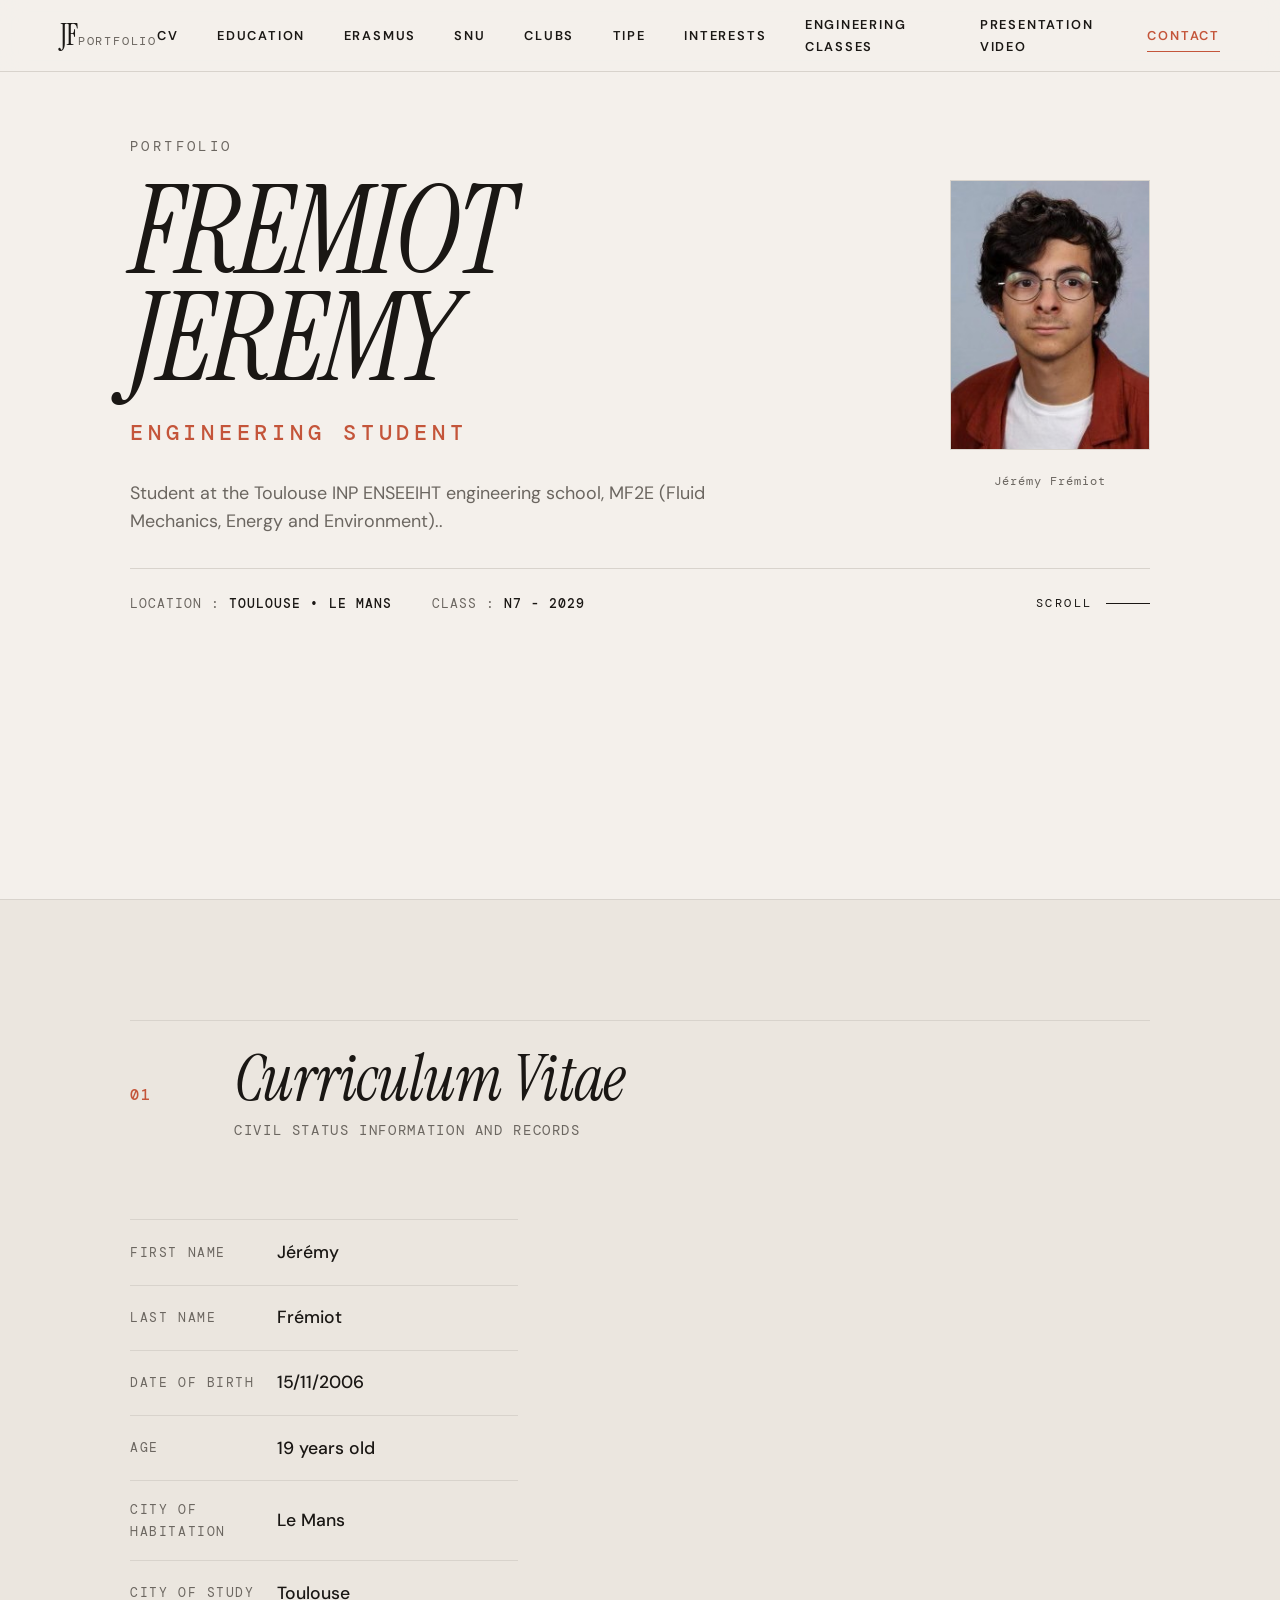
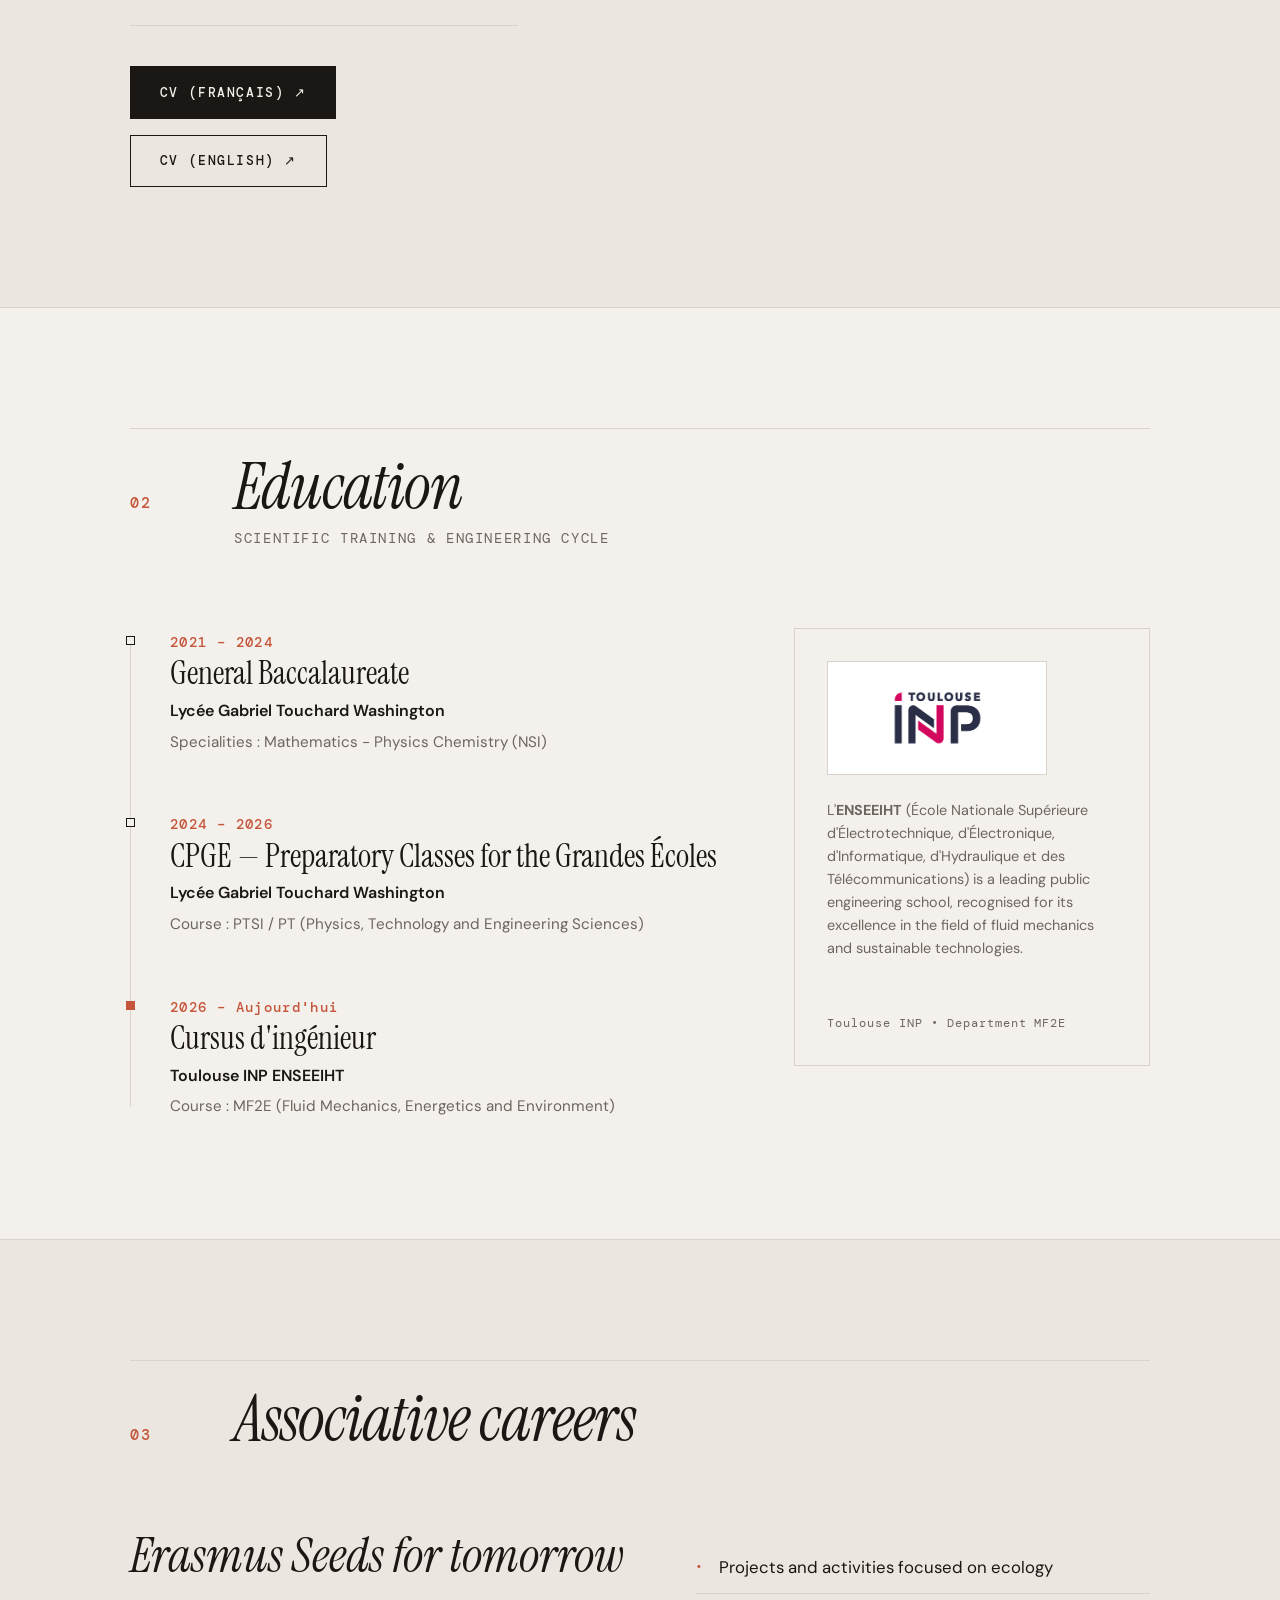
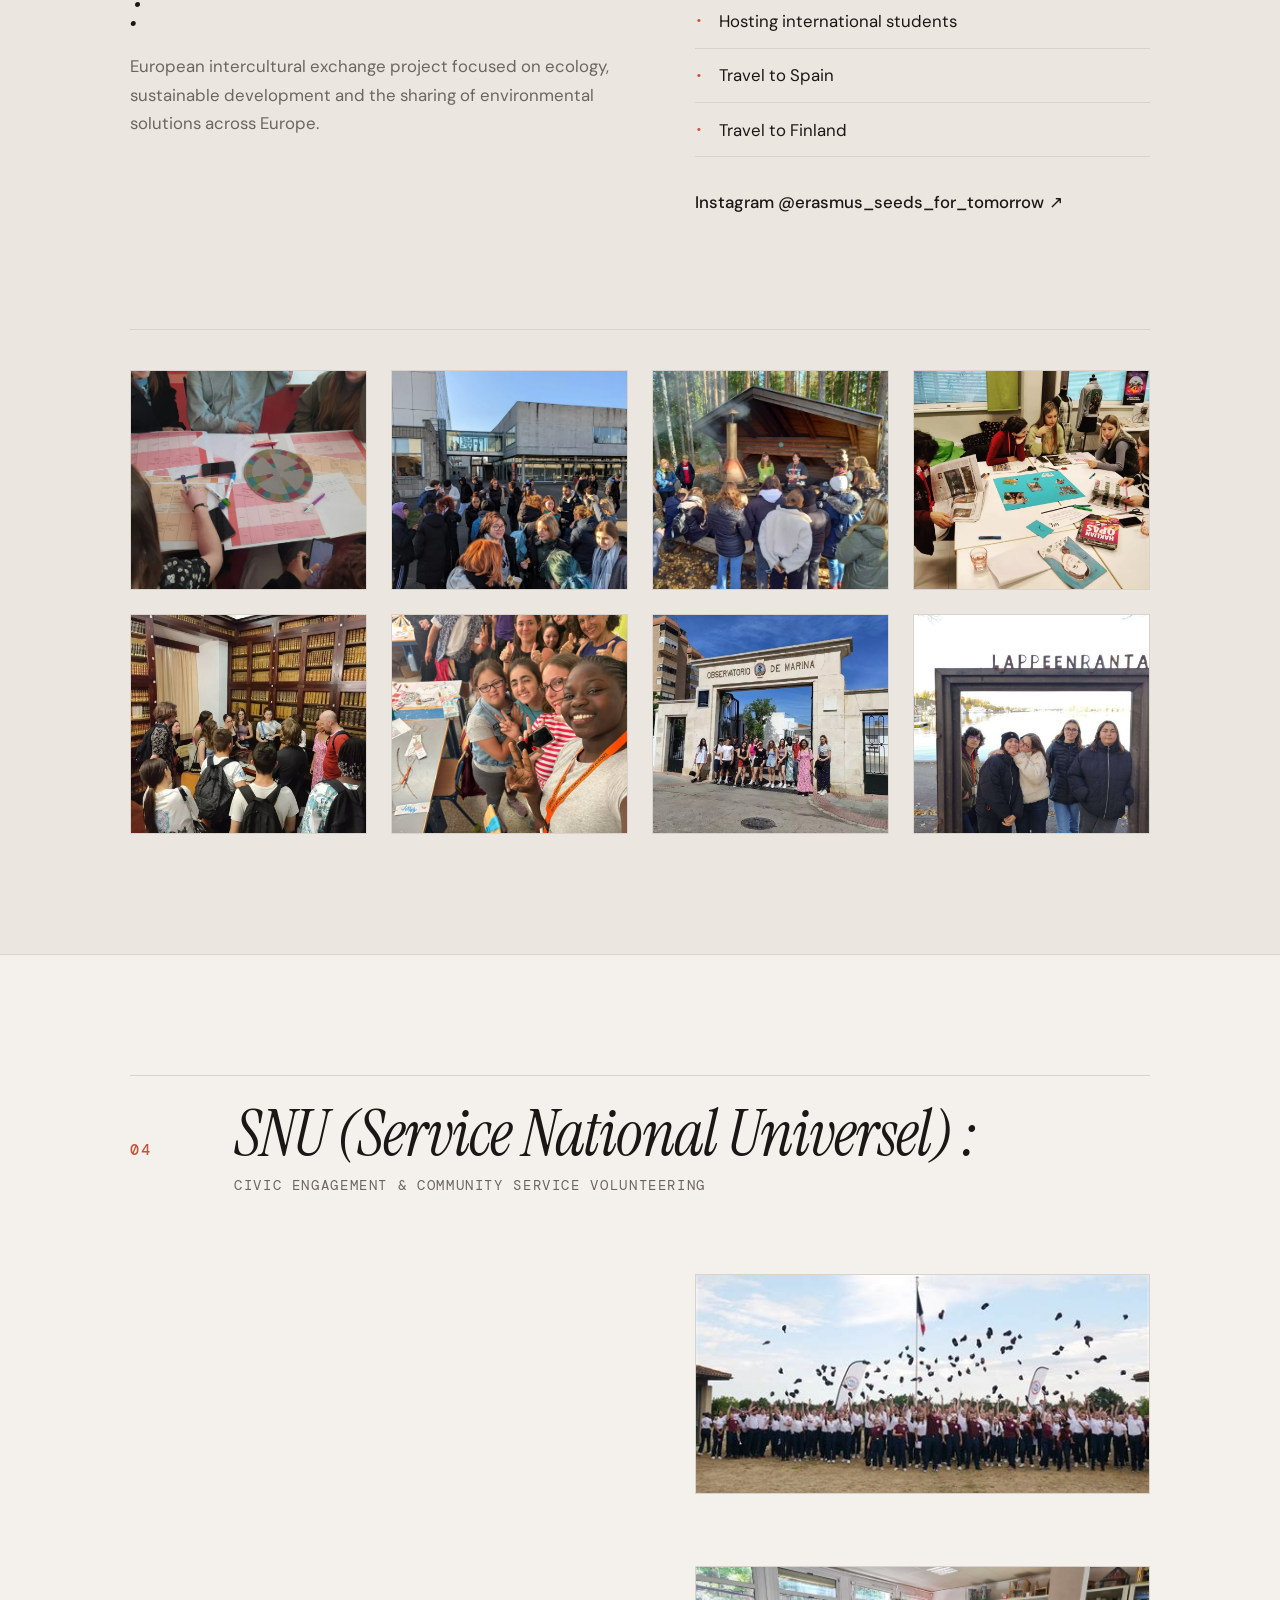
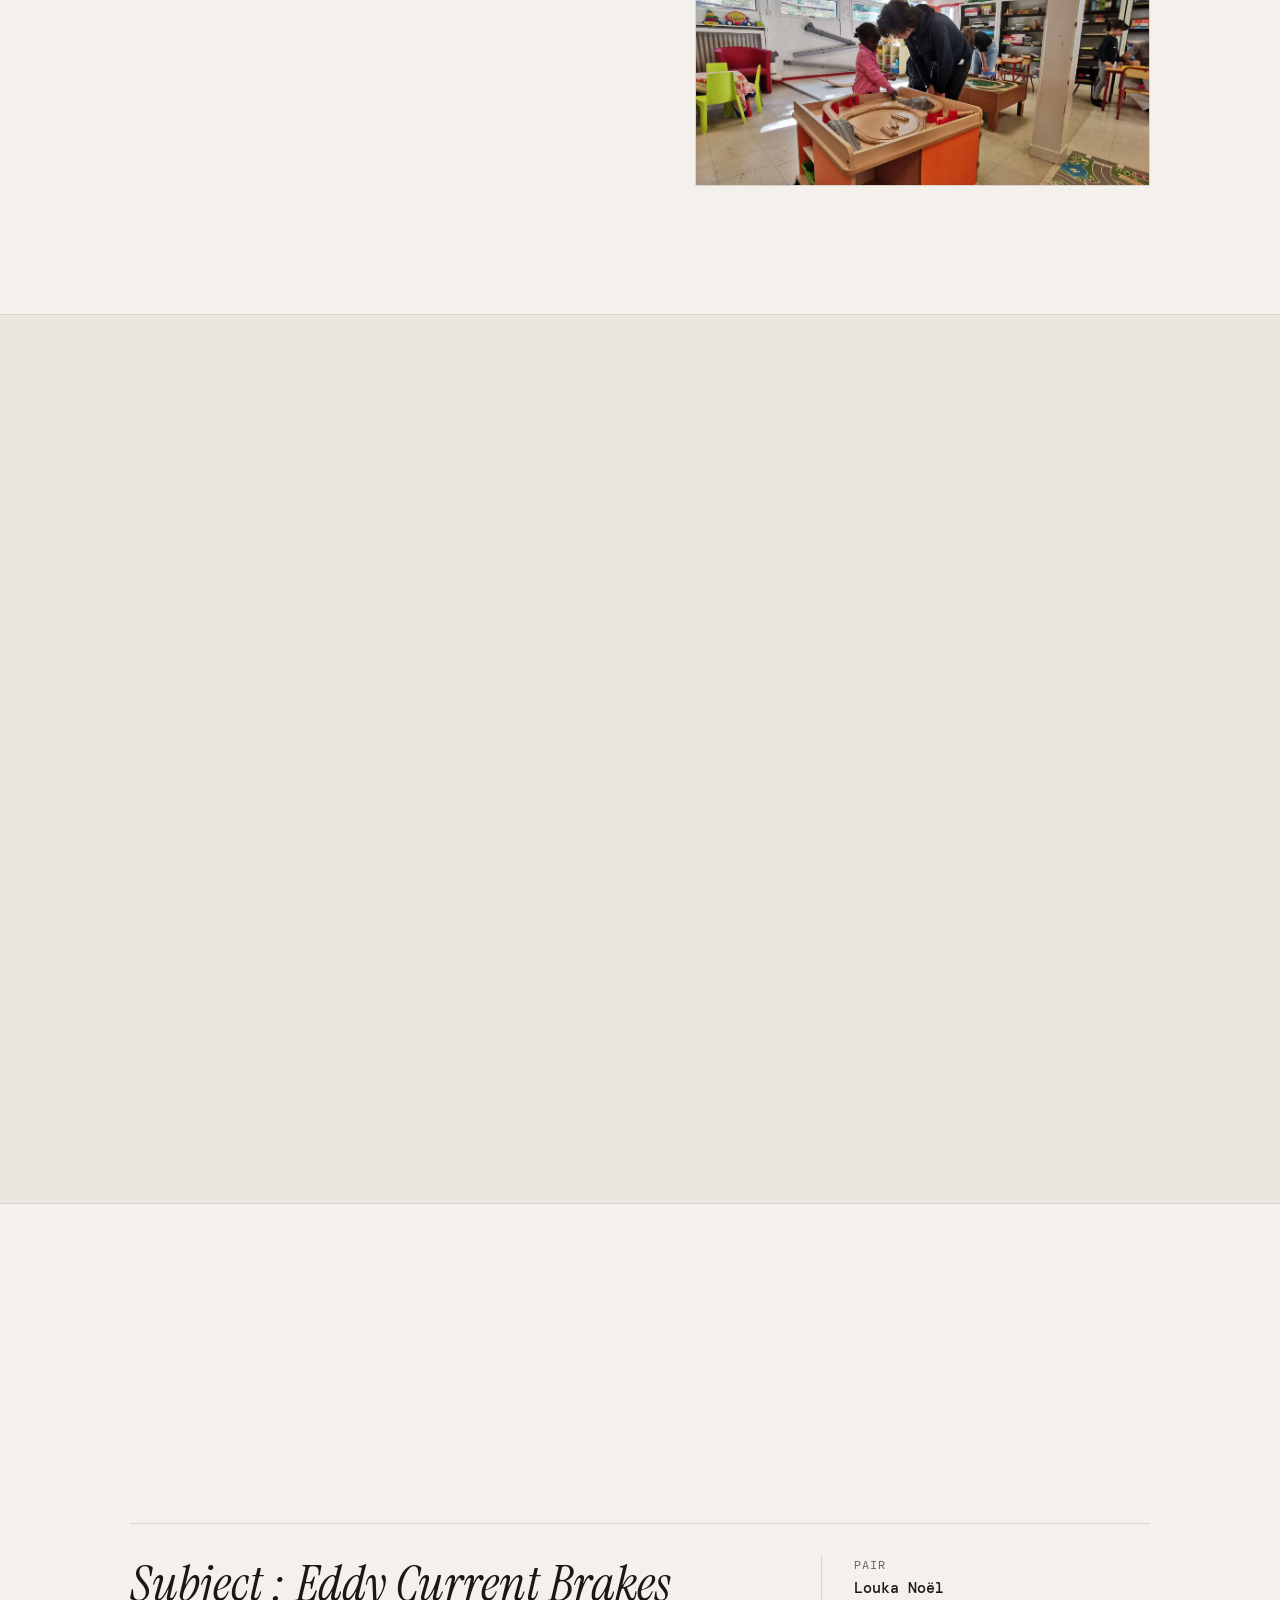
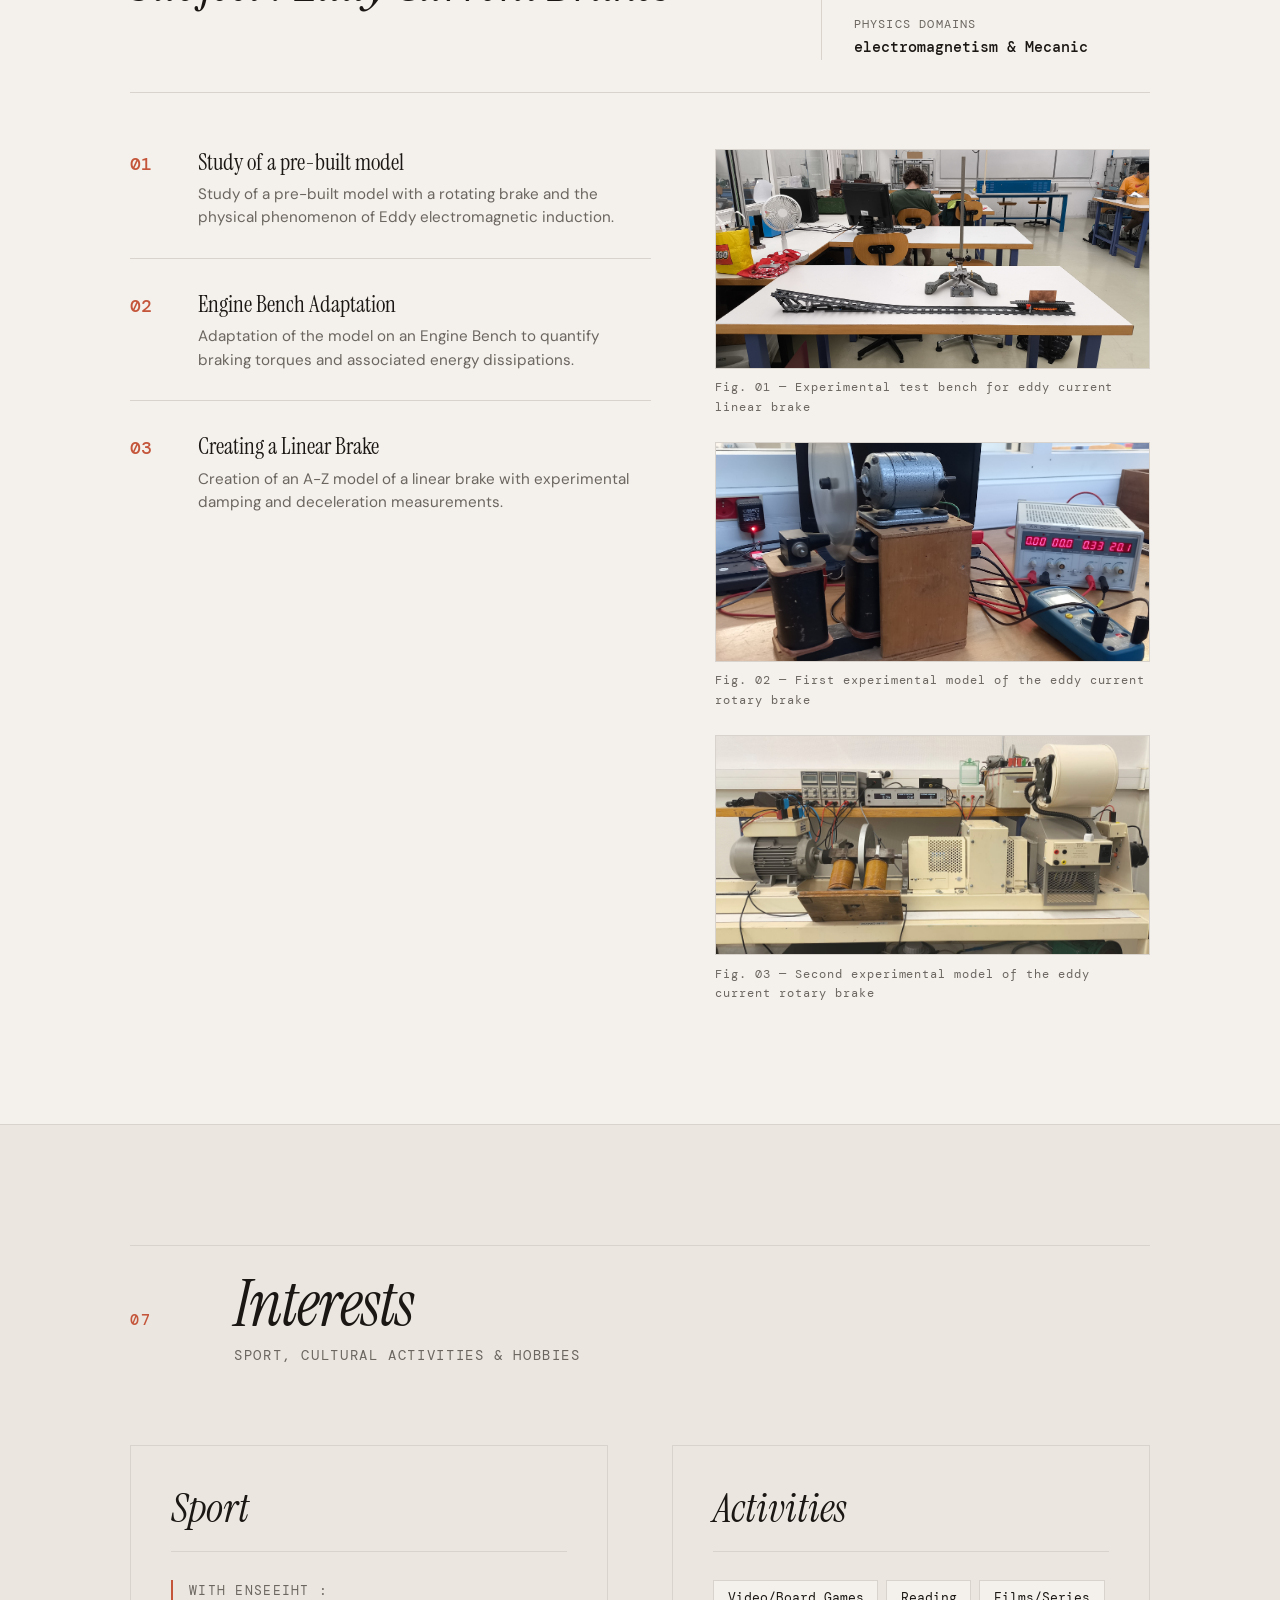
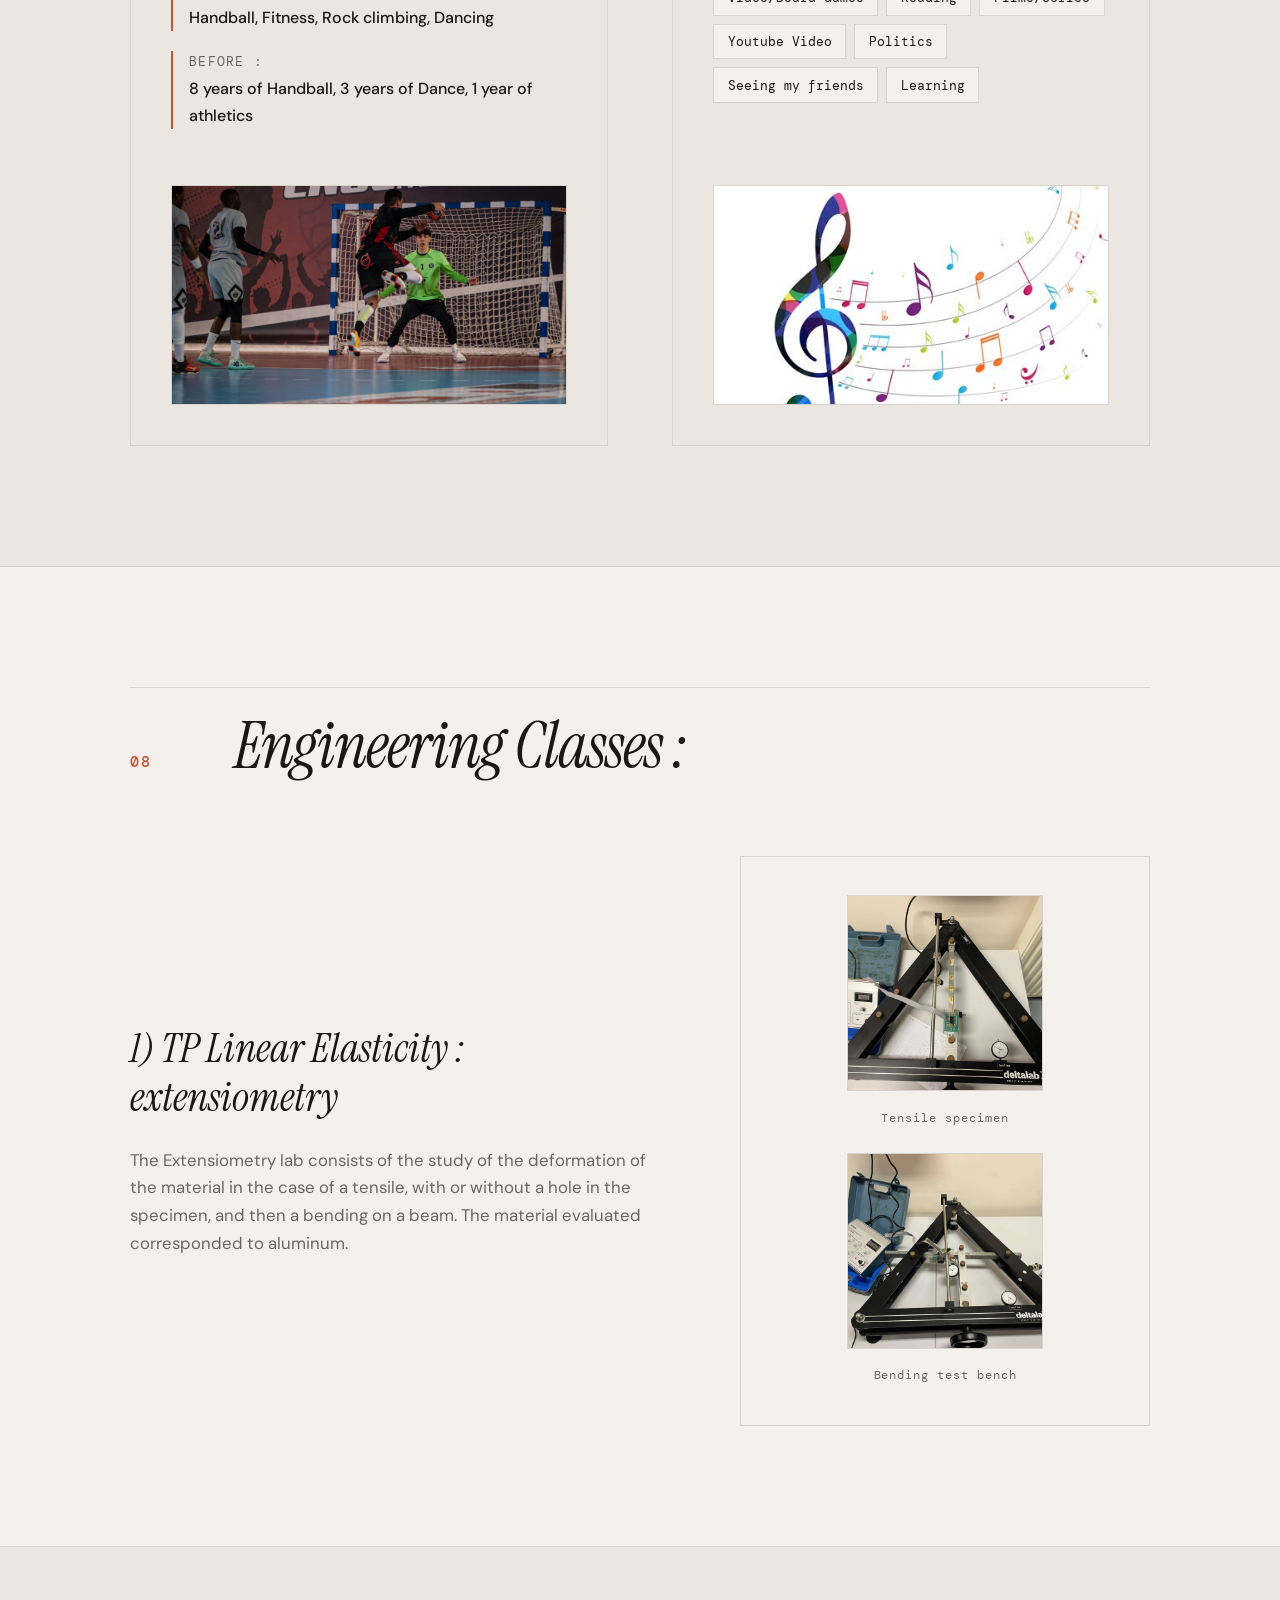
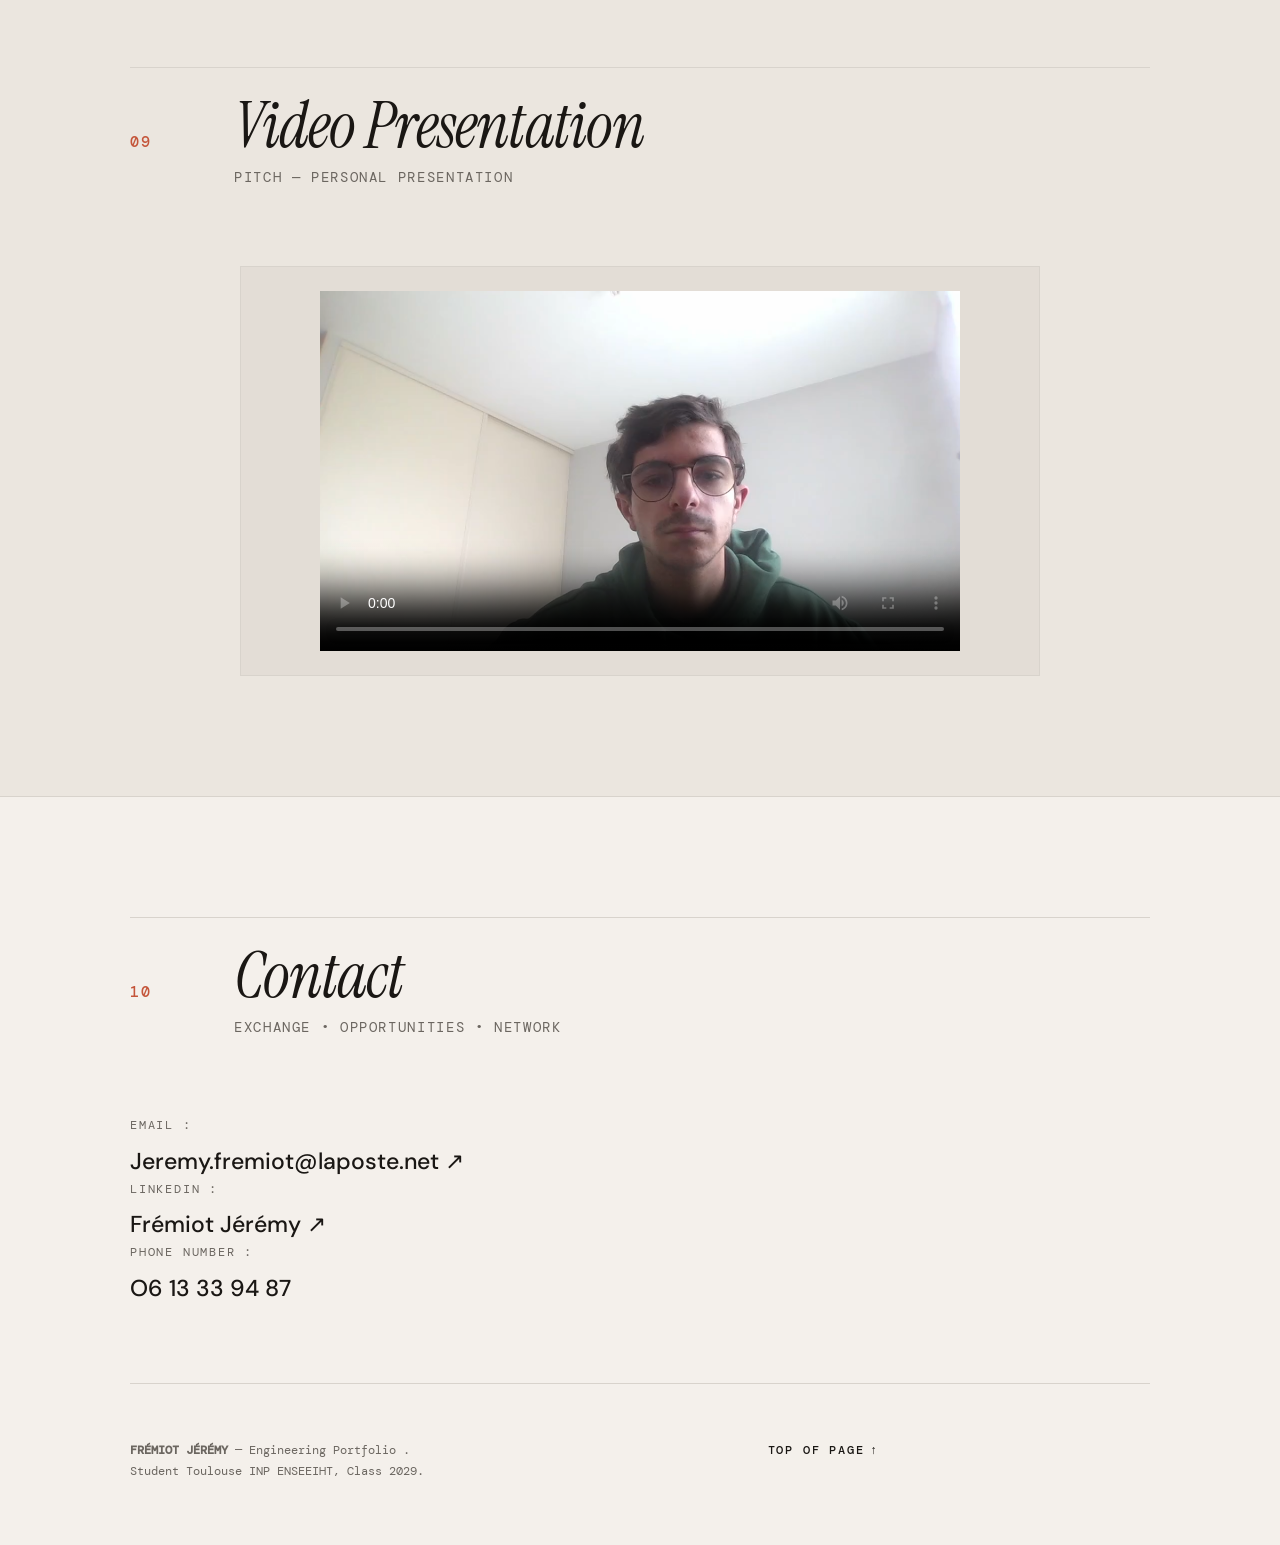
<file: index final anglais.html>
<!DOCTYPE html>
<html lang="fr">
<head>
  <meta charset="UTF-8">
  <meta name="viewport" content="width=device-width, initial-scale=1.0">
  <title>Jérémy Frémiot — Portfolio | Ingénieur Étudiant INP ENSEEIHT</title>
  <meta name="description" content="Portfolio de Jérémy Frémiot, élève-ingénieur à Toulouse INP ENSEEIHT (MF2E). Parcours académique, projets d'ingénierie, TIPE et engagements associatifs.">
  
  <!-- Open Graph -->
  <meta property="og:title" content="Jérémy Frémiot — Portfolio d'Ingénieur">
  <meta property="og:description" content="Élève-ingénieur à Toulouse INP ENSEEIHT, filière Mécanique des fluides, énergétique et environnement.">
  <meta property="og:type" content="website">
  <meta property="og:image" content="_assets/media/e8cc4fed1b0969ca418714684d86fc0e.jpg">

  <!-- Favicon / Web Icon -->
  <link rel="icon" href="data:image/svg+xml,<svg xmlns=%22http://www.w3.org/2000/svg%22 viewBox=%220 0 100 100%22><text y=%22.9em%22 font-size=%2290%22 font-family=%22serif%22 fill=%22%23C4553A%22>JF</text></svg>">

  <!-- Google Fonts: Instrument Serif, DM Sans, DM Mono -->
  <link rel="preconnect" href="https://fonts.googleapis.com">
  <link rel="preconnect" href="https://fonts.gstatic.com" crossorigin>
  <link href="https://fonts.googleapis.com/css2?family=DM+Mono:ital,wght@0,400;0,500;1,400&family=DM+Sans:ital,opsz,wght@0,9..40,300;0,9..40,400;0,9..40,500;0,9..40,600;0,9..40,700;1,9..40,400&family=Instrument+Serif:ital@0;1&display=swap" rel="stylesheet">

  <!-- Stylesheet -->
  <link rel="stylesheet" href="css/style.css">
</head>
<body id="top">

  <!-- Skip Link for Accessibility -->
  <a href="#main-content" class="skip-link">Passer au contenu principal</a>

  <!-- ========================================================================
       NAVIGATION BAR
       ======================================================================== -->
  <header class="site-header" role="banner">
    <div class="container-wide nav-container">
      <a href="#hero" class="nav-brand" aria-label="Jérémy Frémiot — Retour au haut de page">
        <span>JF</span>
        <span class="brand-tag">Portfolio</span>
      </a>

      <!-- Desktop & Mobile Navigation Links -->
      <nav class="nav-links" id="primary-nav" aria-label="Navigation principale">
        <a href="#cv" class="nav-link">CV</a>
        <a href="#parcours" class="nav-link">Education</a>
        <a href="#associatif" class="nav-link">Erasmus</a>
        <a href="#snu" class="nav-link">SNU</a>
        <a href="#clubs" class="nav-link">Clubs</a>
        <a href="#projets" class="nav-link">TIPE</a>
        <a href="#interets" class="nav-link">Interests</a>
        <a href="#courses" class="nav-link">Engineering Classes</a>
        <a href="#video" class="nav-link">Presentation video</a>
        <a href="#contact" class="nav-link">Contact</a>

      </nav>

      <!-- Mobile Menu Toggle Button -->
      <button class="nav-toggle" type="button" aria-expanded="false" aria-controls="primary-nav" aria-label="Ouvrir le menu de navigation">
        <span></span>
        <span></span>
      </button>
    </div>
  </header>

  <!-- ========================================================================
       MAIN CONTENT
       ======================================================================== -->
  <main id="main-content">

    <!-- ======================================================================
         SECTION 0 — HERO
         ====================================================================== -->
    <section class="section-hero" id="hero" aria-label="Introduction">
      <div class="container">
  

        <!-- Main Hero Title & Expression -->
        <div class="hero-grid">
          <div class="hero-main">
            <p class="hero-tagline">Portfolio</p>
            <h1 class="hero-name">
              <span>FREMIOT</span>
              <span>JEREMY</span>
            </h1>
            <p class="hero-subtitle">ENGINEERING STUDENT</p>
            <p class="hero-summary">
              Student at the Toulouse INP ENSEEIHT engineering school, MF2E (Fluid Mechanics, Energy and Environment)..
            </p>
          </div>

          <!-- Hero Authentic Portrait -->
          <div class="hero-portrait-wrap reveal">
            <figure class="img-frame hero-portrait-frame">
              <img src="_assets/media/e8cc4fed1b0969ca418714684d86fc0e.jpg" alt="Portrait de Jérémy Frémiot, élève-ingénieur" width="210" height="315">
            </figure>
            <span class="caption">Jérémy Frémiot </span>
          </div>
        </div>

        <!-- Bottom Hero Footer & Scroll Prompt -->
        <div class="hero-footer">
          <div class="hero-stats">
            <div>
              <span>LOCATION :</span> <strong>TOULOUSE &bull; LE MANS</strong>
            </div>
            <div>
              <span>CLASS :</span> <strong>N7 - 2029</strong>
            </div>
          </div>

          <div class="scroll-indicator" aria-hidden="true">
            <span>Scroll</span>
            <span class="scroll-line"></span>
          </div>
        </div>
      </div>
    </section>

       <!-- ======================================================================
         SECTION 2 — CV / INFOS PERSONNELLES
         ====================================================================== -->
    <section class="section section-alt" id="cv" aria-labelledby="sec-01-title">
      <div class="container">
        <div class="section-header reveal">
          <span class="section-num">01</span>
          <div class="section-title-wrap">
            <h2 class="section-title" id="sec-01-title">Curriculum Vitae</h2>
            <span class="section-subtitle">Civil status information and records</span>
          </div>
        </div>

        <div class="cv-grid">
          <!-- Structured Editorial Table -->
          <div class="cv-table-wrap reveal">
            <table class="editorial-table" aria-label="Données personnelles et de contact">
              <tbody>
                <tr>
                  <th scope="row">First Name</th>
                  <td>Jérémy</td>
                </tr>
                <tr>
                  <th scope="row">Last Name </th>
                  <td>Frémiot</td>
                </tr>
                <tr>
                  <th scope="row">Date of birth</th>
                  <td>15/11/2006</td>
                </tr>
                <tr>
                  <th scope="row">Age</th>
                  <td>19 years old</td>
                </tr>
                <tr>
                  <th scope="row">City of habitation</th>
                  <td>Le Mans</td>
                </tr>
                <tr>
                  <th scope="row">City of study</th>
                  <td>Toulouse</td>
                </tr>
              </tbody>
            </table>

            <!-- Document Download Buttons -->
            <div class="btn-group">
              <a href="https://drive.google.com/file/d/1dY_jtKb2yH9ujkLbi-isu36rcpE4EzDz/view?usp=sharing" target="_blank" rel="noopener noreferrer" class="btn btn-primary">
                <span>CV (Français)</span>
                <span class="arrow" aria-hidden="true">&nearr;</span>
              </a>
              <a href="https://drive.google.com/file/d/1L6iXheFOxENZv152Alom6hb8ZcXjpMuN/view?usp=sharing" target="_blank" rel="noopener noreferrer" class="btn btn-secondary">
                <span>CV (English)</span>
                <span class="arrow" aria-hidden="true">&nearr;</span>
              </a>
            </div>
          </div>

          <!-- Professional Portrait in CV section -->
          <! div class="cv-media reveal">
            <!figure class="img-frame cv-portrait-frame">
              <! img src="_assets/media/imagepro.jpg" width="1000" height="1000" loading="lazy">
            </! figure>
             </ !div>
        </div>
      </div>
    </section>

    <!-- ======================================================================
         SECTION 3 — PARCOURS SCOLAIRE
         ====================================================================== -->
    <section class="section " id="parcours" aria-labelledby="sec-03-title">
      <div class="container">
        <div class="section-header reveal">
          <span class="section-num">02</span>
          <div class="section-title-wrap">
            <h2 class="section-title" id="sec-03-title">Education</h2>
            <span class="section-subtitle">Scientific training & engineering cycle</span>
          </div>
        </div>

        <div class="education-layout">
          <!-- Vertical Editorial Timeline -->
          <div class="timeline reveal">
            <!-- Timeline Item 1 -->
            <article class="timeline-item">
              <div class="timeline-marker" aria-hidden="true"></div>
              <time class="timeline-period">2021 &ndash; 2024</time>
              <h3 class="timeline-degree">General Baccalaureate</h3>
              <p class="timeline-school">Lycée Gabriel Touchard Washington</p>
              <p class="timeline-details">
                Specialities : Mathematics - Physics Chemistry (NSI)
              </p>
            </article>

            <!-- Timeline Item 2 -->
            <article class="timeline-item">
              <div class="timeline-marker" aria-hidden="true"></div>
              <time class="timeline-period">2024 &ndash; 2026</time>
              <h3 class="timeline-degree">CPGE &mdash; Preparatory Classes for the Grandes Écoles</h3>
              <p class="timeline-school">Lycée Gabriel Touchard Washington</p>
              <p class="timeline-details">
                Course : PTSI / PT (Physics, Technology and Engineering Sciences)
              </p>
            </article>

            <!-- Timeline Item 3 (Current) -->
            <article class="timeline-item active">
              <div class="timeline-marker" aria-hidden="true"></div>
              <time class="timeline-period">2026 &ndash; Aujourd'hui</time>
              <h3 class="timeline-degree">Cursus d'ingénieur</h3>
              <p class="timeline-school">Toulouse INP ENSEEIHT</p>
              <p class="timeline-details">
                Course : MF2E (Fluid Mechanics, Energetics and Environment)
              </p>
            </article>
          </div>

          <!-- Institutional Context with Authentic INP ENSEEIHT Logo -->
          <aside class="education-aside reveal">
            <div class="school-logo-frame">
              <img src="_assets/media/efc665ec953c87135229c95df31b0627.png" alt="Logo officiel Toulouse INP — ENSEEIHT" width="270" height="187" loading="lazy">
            </div>
            <p class="education-aside-text">
              L'<strong>ENSEEIHT</strong> (École Nationale Supérieure d'Électrotechnique, d'Électronique, d'Informatique, d'Hydraulique et des Télécommunications) is a leading public engineering school, recognised for its excellence in the field of fluid mechanics and sustainable technologies.
            </p>
            <span class="caption">Toulouse INP &bull; Department MF2E</span>
          </aside>
        </div>
      </div>
    </section>

    <!-- ======================================================================
         SECTION 4 — ENGAGEMENTS ASSOCIATIFS (ERASMUS)
         ====================================================================== -->
    <section class="section section-alt" id="associatif" aria-labelledby="sec-04-title">
      <div class="container">
        <div class="section-header reveal">
          <span class="section-num">03</span>
          <div class="section-title-wrap">
            <h2 class="section-title" id="sec-04-title">Associative careers</h2>
          </div>
        </div>

        <div class="erasmus-container">
          <div class="erasmus-header-content reveal">
            <div>
              <h3 class="erasmus-project-title">Erasmus Seeds for tomorrow :</h3>
              <p class="about-details">
                European intercultural exchange project focused on ecology, sustainable development and the sharing of environmental solutions across Europe.
              </p>
            </div>

            <div>
              <ul class="erasmus-activities-list" aria-label="Activités du programme Erasmus">
                <li class="erasmus-activity-item">
                  <span class="activity-bullet" aria-hidden="true">&bull;</span>
                  <span>Projects and activities focused on ecology</span>
                </li>
                <li class="erasmus-activity-item">
                  <span class="activity-bullet" aria-hidden="true">&bull;</span>
                  <span>Hosting international students</span>
                </li>
                <li class="erasmus-activity-item">
                  <span class="activity-bullet" aria-hidden="true">&bull;</span>
                  <span>Travel to Spain</span>
                </li>
                <li class="erasmus-activity-item">
                  <span class="activity-bullet" aria-hidden="true">&bull;</span>
                  <span>Travel to Finland</span>
                </li>
              </ul>

              <a href="https://www.instagram.com/erasmus_seeds_for_tomorrow/" target="_blank" rel="noopener noreferrer" class="editorial-link">
                <span>Instagram @erasmus_seeds_for_tomorrow</span>
                <span class="arrow" aria-hidden="true">&nearr;</span>
              </a>
            </div>
          </div>

          <!-- All 8 Authentic Erasmus Photos in Editorial Grid -->
          <div class="erasmus-full-gallery reveal">
            <div class="erasmus-gallery-grid">
              <figure class="img-frame">
                <img src="_assets/media/78214d5fde291368dfd598df4c140d91.jpg" alt="Atelier de travail collaboratif Erasmus" width="1080" height="1080" loading="lazy">
                <span class="caption">Ecological collaborative workshop</span>
              </figure>
              <figure class="img-frame">
                <img src="_assets/media/c6b6212a9b2d76805e2cd0cbc58b327e.jpg" alt="Échange étudiant européen" width="1080" height="1080" loading="lazy">
                <span class="caption">European Student Exchange</span>
              </figure>
              <figure class="img-frame">
                <img src="_assets/media/68215c4e82184275ba7bd64c76e7c0a9.jpg" alt="Délégation Seeds for Tomorrow" width="1080" height="998" loading="lazy">
                <span class="caption">Delegation Seeds for Tomorrow</span>
              </figure>
              <figure class="img-frame">
                <img src="_assets/media/7aee179e415a8d87829af5e0a196774b.jpg" alt="Séjour d'étude en Espagne" width="1080" height="810" loading="lazy">
                <span class="caption">Travel to Spain &bull; Field activities</span>
              </figure>
              <figure class="img-frame">
                <img src="_assets/media/f16049801a8d97aaa587c7ff6bac8e3c.jpg" alt="Séjour en Finlande" width="1080" height="810" loading="lazy">
                <span class="caption">Travel to Finland &bull; Cooperation</span>
              </figure>
              <figure class="img-frame">
                <img src="_assets/media/da1b37b56d1bd93bfe3ca0f2ea859681.png" alt="Activités centrées sur l'écologie" width="1200" height="1600" loading="lazy">
                <span class="caption">Environmental Projects</span>
              </figure>
              <figure class="img-frame">
                <img src="_assets/media/10fa65f13b1a791fb97ebeb83ca67fee.jpg" alt="Découverte et étude des écosystèmes" width="1080" height="810" loading="lazy">
                <span class="caption">Ecosystem studies</span>
              </figure>
              <figure class="img-frame">
                <img src="_assets/media/6987b411ae5035093bf67e600cde7b29.png" alt="Accueil des étudiants étrangers" width="2048" height="1536" loading="lazy">
                <span class="caption">Reception of foreign delegations</span>
              </figure>
            </div>
          </div>
        </div>
      </div>
    </section>

    <!-- ======================================================================
         SECTION 5 — SNU (SERVICE NATIONAL UNIVERSEL)
         ====================================================================== -->
    <section class="section" id="snu" aria-labelledby="sec-05-title">
      <div class="container">
        <div class="section-header reveal">
          <span class="section-num">04</span>
          <div class="section-title-wrap">
            <h2 class="section-title" id="sec-05-title">SNU (Service National Universel) :</h2>
            <span class="section-subtitle">Civic Engagement & Community Service Volunteering</span>
          </div>
        </div>

        <div class="snu-grid">
          <div class="snu-content reveal">
            
            <h3 class="snu-heading">Cohesion stay</h3>
            <p class="snu-desc">
              Realization of a 12-day cohesion stay to understand national, European and international 
              institutions and to address societal issues such as secularism, discrimination, the ecological and solidarity transition, the commitment and mobility of young people, etc.
            </p>
          </div>
          <div class="interest-photo-frame">
                  <img src ="_assets/images/SNU.jpg" loading="lazy">
          </div>

          <div class="snu-content reveal">
            
            <h3 class="snu-heading">Mission of general interest</h3>
            <p class="snu-desc">
              Realization of a mission of general interest within the TADAMOON association, developing the values of mutual aid, social cohesion and citizen solidarity.
            </p>
            
            <div class="tadamoon-badge">
              <span>Association :</span>
              <strong>TADAMOON</strong>
            </div>
          </div>
          <div class="interest-photo-frame">
                  <img src ="_assets/images/interetgeneral.jpg" loading="lazy">
        
          </div>
          

          
          
         
        </div>
      </div>
    </section>

    <!-- ======================================================================
         SECTION 6 — CLUBS & ASSOCIATIONS ENSEEIHT
         ====================================================================== -->
    <section class="section section-alt" id="clubs" aria-labelledby="sec-06-title">
      <div class="container">
        <div class="section-header reveal">
          <span class="section-num">05</span>
          <div class="section-title-wrap">
            <h2 class="section-title" id="sec-06-title">Future Club / Current Club :</h2>
            <span class="section-subtitle">Student life &amp; associative involvement ENSEEIH</span>
          </div>
        </div>

        <!-- Horizontal Editorial Row of Club Names -->
        <div class="club-names-strip reveal" aria-label="Liste des clubs ENSEEIHT">
          <span class="club-title-item">CAN7 <span class="club-divider">&mdash;</span></span>
          <span class="club-title-item">PHOTO7 <span class="club-divider">&mdash;</span></span>
          <span class="club-title-item">7fe Place <span class="club-divider">&mdash;</span></span>
          <span class="club-title-item">Human7 <span class="club-divider">&mdash;</span></span>
          <span class="club-title-item">TVn7</span>
        </div>

        <!-- 5 Clubs Cards Grid with Authentic Logos & Placeholder for TVn7 -->
        <div class="clubs-grid">
          <!-- Club 1: CAN7 -->
          <article class="club-card reveal">
            <div class="club-logo-box">
              <img src="_assets/media/37c6533fa39ecb2053cb43494a59480f.png" alt="Logo officiel CAN7 ENSEEIHT" width="500" height="299" loading="lazy">
            </div>
            <span class="club-code">01 / SOUND &amp; LIGHT</span>
            <h3 class="club-name">CAN7</h3>
          </article>

          <!-- Club 2: PHOTO7 -->
          <article class="club-card reveal">
            <div class="club-logo-box">
              <img src="_assets/media/38f5d55b4ad201691917550e349cd4cc.png" alt="Logo officiel PHOTO7 ENSEEIHT" width="640" height="640" loading="lazy">
            </div>
            <span class="club-code">02 / PHOTOGRAPHY</span>
            <h3 class="club-name">PHOTO7</h3>
          </article>

          <!-- Club 3: 7fe Place -->
          <article class="club-card reveal">
            <div class="club-logo-box">
              <img src="_assets/images/safe_place.png" alt="Logo officiel 7fe Place" width="1000" height="1000" loading="lazy">
            </div>
            <span class="club-code">03 / User-friendly &amp; SECURITY </span>
            <h3 class="club-name">7fe Place</h3>
          </article>

          <!-- Club 4: Human7 -->
          <article class="club-card reveal">
            <div class="club-logo-box">
              <img src="_assets/media/734c1f5e718116f5252e291bf5b6b8d1.png" alt="Logo officiel Human7" width="640" height="360" loading="lazy">
            </div>
            <span class="club-code">04 / SOLIDARITY &amp; HUMANITARIAN</span>
            <h3 class="club-name">Human7</h3>
          </article>

          <!-- Club 5: TVn7 (Placeholder for authentic/custom logo) -->
          <article class="club-card reveal">
            <div class="club-logo-box">
              <img src="_assets/media/dd2c1d2896beb378f030408dd6469bc5.png" alt="logo officiel TVn7"  width="440" height="440" loading="lazy">
            </div>
            <span class="club-code">05 / MEDIA &amp; VIDEO</span>
            <h3 class="club-name">TVn7</h3>
          </article>
        </div>
      </div>
    </section>

    <!-- ======================================================================
         SECTION 7 — TIPE / PROJET ACADÉMIQUE
         ====================================================================== -->
    <section class="section" id="projets" aria-labelledby="sec-07-title">
      <div class="container">
        <div class="section-header reveal">
          <span class="section-num">06</span>
          <div class="section-title-wrap">
            <h2 class="section-title" id="sec-07-title">TIPE :</h2>
            <span class="section-subtitle">Supervised personal initiative work</span>
          </div>
        </div>

        <div class="tipe-container">
          <!-- Meta Banner -->
          <div class="tipe-meta-banner reveal">
            <div class="tipe-subject-wrap">
              <h3 class="tipe-subject-title">Subject : Eddy Current Brakes</h3>
            </div>

            <div class="tipe-meta-details">
              <div class="tipe-meta-row">
                <span class="tipe-meta-label">Pair</span>
                <span class="tipe-meta-value">Louka Noël</span>
              </div>
              <div class="tipe-meta-row">
                <span class="tipe-meta-label">Physics Domains</span>
                <span class="tipe-meta-value">electromagnetism &amp; Mecanic</span>
              </div>
            </div>
          </div>

          <!-- Methodology Steps & Authentic Engineering Visual -->
          <div class="tipe-body-grid">
            <div class="tipe-steps-list reveal">
              <!-- Step 1 -->
              <article class="tipe-step">
                <span class="step-num">01</span>
                <div class="step-content">
                  <h3>Study of a pre-built model</h3>
                  <p>Study of a pre-built model with a rotating brake and the physical phenomenon of Eddy electromagnetic induction.</p>
                </div>
              </article>

              <!-- Step 2 -->
              <article class="tipe-step">
                <span class="step-num">02</span>
                <div class="step-content">
                  <h3>Engine Bench Adaptation</h3>
                  <p>Adaptation of the model on an Engine Bench to quantify braking torques and associated energy dissipations.</p>
                </div>
              </article>

              <!-- Step 3 -->
              <article class="tipe-step">
                <span class="step-num">03</span>
                <div class="step-content">
                  <h3>Creating a Linear Brake</h3>
                  <p>Creation of an A-Z model of a linear brake with experimental damping and deceleration measurements.</p>
                </div>
              </article>
            </div>

            <!-- Authentic Figure + Maquettes TIPE -->
            <div class="tipe-figures reveal">
              <!-- Authentic TIPE Image from Canva -->
              <div class="tipe-figure-item">
                <figure class="interest-photo-frame">
                  <img src="_assets/media/21be7fa7cc585e4eeb6cb38829eb25c5.png" alt="Schéma et banc moteur pour l'étude des freins à courants de Foucault" class="" loading="lazy">
                </figure>
                <span class="caption">Fig. 01 &mdash; Experimental test bench for eddy current linear brake</span>
              </div>

              <!-- Maquette 1 -->
              <div class="tipe-figure-item">
                <figure class="interest-photo-frame">
                  <img src="_assets/images/maquette1.png" alt="Première maquette expérimentale du frein rotatif à courants de Foucault" loading="lazy">
                </figure>
                <span class="caption">Fig. 02 &mdash; First experimental model of the eddy current rotary brake</span>
              </div>

              <!-- Maquette 2 -->
              <div class="tipe-figure-item">
                <figure class="interest-photo-frame">
                  <img src="_assets/images/maquette2.png" alt="Deuxième maquette expérimentale du frein rotatif à courants de Foucault" loading="lazy">
                </figure>
                <span class="caption">Fig. 03 &mdash; Second experimental model of the eddy current rotary brake</span>
              </div>
            </div>
          </div>
        </div>
      </div>
    </section>

    <!-- ======================================================================
         SECTION 8 — CENTRES D'INTÉRÊT
         ====================================================================== -->
    <section class="section section-alt" id="interets" aria-labelledby="sec-08-title">
      <div class="container">
        <div class="section-header reveal">
          <span class="section-num">07</span>
          <div class="section-title-wrap">
            <h2 class="section-title" id="sec-08-title">Interests</h2>
            <span class="section-subtitle">Sport, cultural activities &amp; Hobbies</span>
          </div>
        </div>

        <div class="interests-grid">
          <!-- Column 1: Sport -->
          <div class="interest-column reveal">
            <div>
              <div class="interest-header">
                <h3 class="interest-title">Sport</h3>
              </div>

              <div class="interest-list">
                <div class="interest-item">
                  <p class="interest-item-title">With ENSEEIHT :</p>
                  <p class="interest-item-text">Handball, Fitness, Rock climbing, Dancing</p>
                </div>

                <div class="interest-item">
                  <p class="interest-item-title">Before :</p>
                  <p class="interest-item-text">8 years of Handball, 3 years of Dance, 1 year of athletics</p>
                </div>
              </div>
            </div>

            <!-- Placeholder for Sport Photo -->
            <!-- Sport Photo -->
            <div class="interest-photo-wrap">
              <figure class="interest-photo-frame">
                <img src="_assets/images/hand.jpg" alt="Pratique du Handball" loading="lazy">
              </figure>
            </div>
          </div>

          <!-- Column 2: Activités & Loisirs -->
          <div class="interest-column reveal">
            <div>
              <div class="interest-header">
            
                <h3 class="interest-title">Activities</h3>
              </div>

              <div class="interest-tags-wrap" aria-label="Liste des centres d'intérêt">
                <span class="tag-pill">Video/Board Games</span>
                <span class="tag-pill">Reading</span>
                <span class="tag-pill">Films/Series</span>
                <span class="tag-pill"> Youtube Video</span>
                <span class="tag-pill">Politics</span>
                <span class="tag-pill">Seeing my friends</span>
                <span class="tag-pill">Learning</span>
              </div>
            </div>

            <!-- Activities Photo -->
            <div class="interest-photo-wrap">
              <figure class="interest-photo-frame">
                <img src="_assets/images/musique.jpg" alt="Activités culturelles & Musique" loading="lazy">
              </figure>
            </div>
          </div>
        </div>
      </div>
    </section>

    <!-- ======================================================================
         SECTION 9 — School engineering
         ====================================================================== -->
    <section class="section" id="courses" aria-labelledby="sec-08-title">
      <div class="container">
        <div class="section-header reveal">
          <span class="section-num">08</span>
          <div class="section-title-wrap">
            <h2 class="section-title" id="sec-08-title"> Engineering Classes :</h2>
          </div>
        </div>

        <div class="mobility-grid">
          <div class="mobility-content reveal">
            <h3 class="mobility-statement">
            1) TP Linear Elasticity : extensiometry 
            </h3>
            <p class="mobility-desc">
              The Extensiometry lab consists of the study of the deformation of the material in the case of a tensile, with or without a hole in the specimen, and then a bending on a beam. 
              The material evaluated corresponded to aluminum.
            </p>
          </div>

          <!-- Photos TP Extensiométrie -->
          <div class="tp-photos-box reveal">
            <div class="tp-photo-item">
              <figure class="tp-photo-frame">
                <img src="_assets/images/TPextensiométrie2.jpg" alt="TP Extensiométrie — Éprouvette traction" class="img-rotate-90" loading="lazy">
              </figure>
              <span class="caption">Tensile specimen</span>
            </div>
            <div class="tp-photo-item">
              <figure class="tp-photo-frame">
                <img src="_assets/images/TPextensiométrie1.jpg" alt="TP Extensiométrie — Flexion sur poutre" loading="lazy">
              </figure>
              <span class="caption">Bending test bench</span>
            </div>
          </div>
        </div>
      </div>
    </section>

    <!-- ======================================================================
         SECTION 10 — VIDÉO PRÉSENTATION
         ====================================================================== -->
    <section class="section section-alt" id="video" aria-labelledby="sec-video-title">
      <div class="container">
        <div class="section-header reveal">
          <span class="section-num">09</span>
          <div class="section-title-wrap">
            <h2 class="section-title" id="sec-video-title">Video Presentation</h2>
            <span class="section-subtitle">Pitch &mdash; Personal presentation</span>
          </div>
        </div>

        <div class="video-container reveal">
          <div class="photo-placeholder-box video-placeholder" data-placeholder="video">
            <div class="placeholder-inner">
              <video width="640" height="360" controls poster="_assets/images/image.png">
                <source src="_assets/WIN_20261028_12_26_06_Pro.mp4" type="video/mp4">
                  Your browser does not support HTML5 video playback.
              </video>
            </div>
          </div>
        </div>
      </div>
    </section>

  </main>

  <!-- ========================================================================
       SECTION 11 — CONTACT & COLOPHON (FOOTER)
       ======================================================================== -->
  <footer class="section-contact" id="contact" role="contentinfo" aria-labelledby="sec-11-title">
    <div class="container">
      <div class="section-header reveal">
        <span class="section-num">10</span>
        <div class="section-title-wrap">
          <h2 class="section-title" id="sec-11-title">Contact</h2>
          <span class="section-subtitle">Exchange &bull; Opportunities &bull; Network</span>
        </div>
      </div>

      <div class="contact-layout">
      

        <div class="contact-left reveal">
          <div class="contact-link-row">
            <span class="contact-label">Email :</span>
            <a href="mailto:jeremy.fremiot@laposte.net" class="contact-value editorial-link">
              <span>Jeremy.fremiot@laposte.net</span>
              <span class="arrow" aria-hidden="true">&nearr;</span>
            </a>
          </div>

          <div class="contact-link-row">
            <span class="contact-label">Linkedin :</span>
            <a href="https://www.linkedin.com/in/j%C3%A9r%C3%A9my-fr%C3%A9miot-74461a439?utm_source=share_via&utm_content=profile&utm_medium=member_android" target="_blank" rel="noopener noreferrer" class="contact-value editorial-link">
              <span>Frémiot Jérémy</span>
              <span class="arrow" aria-hidden="true">&nearr;</span>
            </a>
          </div>

           <div class="contact-link-row">
            <span class="contact-label">Phone Number :</span>
            <a  target="_blank" rel="noopener noreferrer" class="contact-value editorial-link">
              <span>O6 13 33 94 87</span>
              
            </a>

          </div>
        </div>
      </div>

      <!-- Swiss Typography Colophon -->
      <div class="colophon-grid reveal">
        <div>
          <p>
            <strong>FRÉMIOT JÉRÉMY</strong> &mdash; Engineering Portfolio .<br>
            Student Toulouse INP ENSEEIHT, Class 2029.
          </p>
        </div>


        <div class="colophon-top-link">
          <a href="#hero" class="editorial-link" aria-label="Remonter en haut de page">
            <span>Top of page</span>
            <span class="arrow" aria-hidden="true">&uarr;</span>
          </a>
        </div>
      </div>
    </div>
  </footer>

  <!-- Scripts -->
  <script src="js/main.js" defer></script>
</body>
</html>
</file>
<file: css/style.css>
/* ==========================================================================
   ÉDITORIAL SUISSE MODERNISÉ — PORTFOLIO JÉRÉMY FRÉMIOT
   Stylesheet: css/style.css
   Style Guide: Swiss International Typographic Style, Modern Editorial
   ========================================================================== */

/* --------------------------------------------------------------------------
   01. Custom Properties & Design Tokens
   -------------------------------------------------------------------------- */
:root {
  /* Color Palette */
  --color-bg: #F4F0EB;             /* Paper / linen warm base */
  --color-bg-alt: #EBE6DF;         /* Muted linen section alternate */
  --color-text: #1A1714;           /* Warm deep ink */
  --color-accent: #C4553A;         /* Swiss vermillion */
  --color-accent-hover: #A8381E;   /* Deep vermillion */
  --color-secondary: #6B6660;      /* Stone gray (WCAG AA compliant contrast > 4.5:1) */
  --color-muted: #8B8680;          /* Decorative stone gray */
  --color-border: #D8D3CC;         /* Hairline separator */
  --color-border-dark: #B8B2A8;    /* Stronger hairline separator */
  --color-surface: #FFFFFF;        /* Pure white */
  --color-focus: #C4553A;          /* Accessible focus ring */

  /* Typography */
  --font-serif: 'Instrument Serif', Georgia, 'Times New Roman', serif;
  --font-sans: 'DM Sans', -apple-system, BlinkMacSystemFont, 'Segoe UI', Roboto, Helvetica, Arial, sans-serif;
  --font-mono: 'DM Mono', SFMono-Regular, Menlo, Monaco, Consolas, monospace;

  /* Layout & Spacing */
  --container-max: 1100px;
  --container-wide: 1240px;
  --header-height: 72px;
  --section-padding: 120px;
  --section-padding-tablet: 96px;
  --section-padding-mobile: 72px;

  /* Micro-interactions & Transitions */
  --transition-fast: 0.2s cubic-bezier(0.16, 1, 0.3, 1);
  --transition-smooth: 0.4s cubic-bezier(0.16, 1, 0.3, 1);
  --transition-reveal: 0.8s cubic-bezier(0.16, 1, 0.3, 1);
}

/* --------------------------------------------------------------------------
   02. Reset & Base Elements
   -------------------------------------------------------------------------- */
*,
*::before,
*::after {
  box-sizing: border-box;
  margin: 0;
  padding: 0;
}

html {
  font-size: 16px;
  scroll-behavior: smooth;
  scroll-padding-top: var(--header-height);
  background-color: var(--color-bg);
  color: var(--color-text);
  -webkit-font-smoothing: antialiased;
  -moz-osx-font-smoothing: grayscale;
  text-rendering: optimizeLegibility;
}

body {
  font-family: var(--font-sans);
  font-size: 1.05rem;
  line-height: 1.65;
  font-weight: 400;
  background-color: var(--color-bg);
  color: var(--color-text);
  overflow-x: hidden;
  position: relative;
}

/* Accessibility: Skip Link */
.skip-link {
  position: absolute;
  top: -60px;
  left: 20px;
  background: var(--color-text);
  color: var(--color-bg);
  padding: 0.75rem 1.25rem;
  font-family: var(--font-mono);
  font-size: 0.85rem;
  text-decoration: none;
  z-index: 10000;
  border: 1px solid var(--color-border);
  transition: top var(--transition-fast);
}

.skip-link:focus {
  top: 16px;
}

/* Focus Visible */
:focus-visible {
  outline: 2px solid var(--color-focus) !important;
  outline-offset: 3px !important;
}

/* Typography Base */
h1, h2, h3, h4, h5, h6 {
  font-family: var(--font-serif);
  font-weight: 400;
  line-height: 1.15;
  color: var(--color-text);
}

p {
  margin-bottom: 1.25rem;
}

p:last-child {
  margin-bottom: 0;
}

a {
  color: inherit;
  text-decoration: none;
}

img, svg {
  display: block;
  max-width: 100%;
  height: auto;
  border-radius: 0;
}

ul, ol {
  list-style: none;
}

button {
  background: none;
  border: none;
  font: inherit;
  color: inherit;
  cursor: pointer;
}

/* --------------------------------------------------------------------------
   03. Layout Grid & Structure
   -------------------------------------------------------------------------- */
.container {
  width: 100%;
  max-width: var(--container-max);
  margin-left: auto;
  margin-right: auto;
  padding-left: clamp(1.25rem, 4vw, 2.5rem);
  padding-right: clamp(1.25rem, 4vw, 2.5rem);
}

.container-wide {
  width: 100%;
  max-width: var(--container-wide);
  margin-left: auto;
  margin-right: auto;
  padding-left: clamp(1.25rem, 4vw, 2.5rem);
  padding-right: clamp(1.25rem, 4vw, 2.5rem);
}

.section {
  padding-top: var(--section-padding);
  padding-bottom: var(--section-padding);
  position: relative;
  border-bottom: 1px solid var(--color-border);
}

.section-alt {
  background-color: var(--color-bg-alt);
}

/* Section Header (Swiss Editorial Layout) */
.section-header {
  margin-bottom: clamp(3rem, 6vw, 5rem);
  display: grid;
  grid-template-columns: 80px 1fr;
  align-items: baseline;
  gap: 1.5rem;
  border-top: 1px solid var(--color-border);
  padding-top: 1.5rem;
}

.section-num {
  font-family: var(--font-mono);
  font-size: 0.95rem;
  letter-spacing: 0.15em;
  color: var(--color-accent);
  font-weight: 500;
}

.section-title-wrap {
  display: flex;
  flex-direction: column;
  gap: 0.5rem;
}

.section-title {
  font-family: var(--font-serif);
  font-size: clamp(2.5rem, 5vw, 4.2rem);
  line-height: 1.05;
  letter-spacing: -0.015em;
  font-style: italic;
  font-weight: 400;
}

.section-subtitle {
  font-family: var(--font-mono);
  font-size: 0.85rem;
  text-transform: uppercase;
  letter-spacing: 0.12em;
  color: var(--color-secondary);
}

/* --------------------------------------------------------------------------
   04. Components & Micro-interactions
   -------------------------------------------------------------------------- */
/* Underline Hover Link */
.editorial-link {
  position: relative;
  display: inline-flex;
  align-items: center;
  gap: 0.35rem;
  color: var(--color-text);
  font-weight: 500;
  transition: color var(--transition-fast);
}

.editorial-link::after {
  content: '';
  position: absolute;
  bottom: -2px;
  left: 0;
  width: 100%;
  height: 1px;
  background-color: var(--color-accent);
  transform: scaleX(0);
  transform-origin: left;
  transition: transform var(--transition-smooth);
}

.editorial-link:hover {
  color: var(--color-accent);
}

.editorial-link:hover::after {
  transform: scaleX(1);
}

.arrow {
  display: inline-block;
  font-family: var(--font-mono);
  transition: transform var(--transition-fast);
}

.editorial-link:hover .arrow {
  transform: translate(2px, -2px);
}

/* Buttons (Strict Swiss Geometry) */
.btn-group {
  display: flex;
  flex-wrap: wrap;
  gap: 1rem;
}

.btn {
  display: inline-flex;
  align-items: center;
  justify-content: center;
  gap: 0.6rem;
  padding: 0.9rem 1.8rem;
  font-family: var(--font-mono);
  font-size: 0.825rem;
  text-transform: uppercase;
  letter-spacing: 0.12em;
  font-weight: 500;
  border-radius: 0;
  border: 1px solid var(--color-text);
  transition: background-color var(--transition-fast), color var(--transition-fast), border-color var(--transition-fast);
  cursor: pointer;
}

.btn-primary {
  background-color: var(--color-text);
  color: var(--color-bg);
}

.btn-primary:hover {
  background-color: var(--color-accent);
  border-color: var(--color-accent);
  color: #FFFFFF;
}

.btn-secondary {
  background-color: transparent;
  color: var(--color-text);
}

.btn-secondary:hover {
  background-color: var(--color-text);
  color: var(--color-bg);
}

/* Image Frames (Clean 0px Radius, Scaled Hover) */
.img-frame {
  position: relative;
  overflow: hidden;
  border: 1px solid var(--color-border);
  background-color: var(--color-bg-alt);
}

.img-frame img {
  width: 100%;
  height: 100%;
  object-fit: cover;
  transition: transform var(--transition-smooth);
}

.img-frame:hover img {
  transform: scale(1.025);
}

.caption {
  font-family: var(--font-mono);
  font-size: 0.75rem;
  letter-spacing: 0.08em;
  color: var(--color-secondary);
  margin-top: 0.6rem;
  display: block;
}

/* Scroll Reveal Animations */
.reveal {
  opacity: 0;
  transform: translateY(28px);
  transition: opacity var(--transition-reveal), transform var(--transition-reveal);
}

.reveal.is-revealed {
  opacity: 1;
  transform: translateY(0);
}

/* --------------------------------------------------------------------------
   05. Navigation Bar
   -------------------------------------------------------------------------- */
.site-header {
  position: fixed;
  top: 0;
  left: 0;
  width: 100%;
  height: var(--header-height);
  z-index: 1000;
  background-color: rgba(244, 240, 235, 0.92);
  backdrop-filter: blur(12px);
  -webkit-backdrop-filter: blur(12px);
  border-bottom: 1px solid var(--color-border);
  transition: background-color var(--transition-fast), border-color var(--transition-fast);
}

.site-header.is-scrolled {
  background-color: rgba(244, 240, 235, 0.96);
  border-bottom-color: var(--color-border-dark);
}

.nav-container {
  height: 100%;
  display: flex;
  align-items: center;
  justify-content: space-between;
}

.nav-brand {
  display: flex;
  align-items: baseline;
  gap: -0.75rem;
  font-family: var(--font-serif);
  font-size: 1.85rem;
  line-height: 1;
  font-weight: 400;
  letter-spacing: -0.02em;
}

.nav-brand .brand-tag {
  font-family: var(--font-mono);
  font-size: 0.75rem;
  text-transform: uppercase;
  letter-spacing: 0.15em;
  color: var(--color-secondary);
  font-weight: 400;
}

.nav-links {
  display: flex;
  align-items: center;
  gap: clamp(1.5rem, 3vw, 2.75rem);
}

.nav-link {
  font-family: var(--font-sans);
  font-size: 0.8rem;
  text-transform: uppercase;
  letter-spacing: 0.14em;
  font-weight: 600;
  color: var(--color-text);
  position: relative;
  padding: 0.35rem 0;
  transition: color var(--transition-fast);
}

.nav-link::after {
  content: '';
  position: absolute;
  bottom: 0;
  left: 0;
  width: 100%;
  height: 1px;
  background-color: var(--color-accent);
  transform: scaleX(0);
  transform-origin: left;
  transition: transform var(--transition-smooth);
}

.nav-link:hover,
.nav-link.active {
  color: var(--color-accent);
}

.nav-link:hover::after,
.nav-link.active::after {
  transform: scaleX(1);
}

/* Mobile Nav Toggle */
.nav-toggle {
  display: none;
  flex-direction: column;
  justify-content: center;
  align-items: center;
  width: 44px;
  height: 44px;
  position: relative;
  z-index: 1001;
  padding: 8px;
}

.nav-toggle span {
  display: block;
  width: 24px;
  height: 1px;
  background-color: var(--color-text);
  transition: transform var(--transition-fast), opacity var(--transition-fast);
}

.nav-toggle span:first-child {
  transform: translateY(-4px);
}

.nav-toggle span:last-child {
  transform: translateY(4px);
}

.nav-toggle[aria-expanded="true"] span:first-child {
  transform: rotate(45deg);
}

.nav-toggle[aria-expanded="true"] span:last-child {
  transform: rotate(-45deg);
}

/* --------------------------------------------------------------------------
   06. SECTION 0 — Hero
   -------------------------------------------------------------------------- */
.section-hero {
  min-height: 100vh;
  min-height: 100dvh;
  padding-top: calc(var(--header-height) + 2rem);
  padding-bottom: 2.5rem;
  display: flex;
  flex-direction: column;
  justify-content: space-between;
  border-bottom: 1px solid var(--color-border);
  position: relative;
}

.hero-meta-top {
  display: grid;
  grid-template-columns: 1fr auto;
  align-items: baseline;
  border-bottom: 1px solid var(--color-border);
  padding-bottom: 1rem;
  margin-bottom: 3rem;
  font-family: var(--font-mono);
  font-size: 0.8rem;
  text-transform: uppercase;
  letter-spacing: 0.15em;
  color: var(--color-secondary);
}

.hero-meta-top .meta-badge {
  color: var(--color-accent);
}

.hero-main {
  padding: 2rem 0;
}

.hero-tagline {
  font-family: var(--font-mono);
  font-size: 0.85rem;
  text-transform: uppercase;
  letter-spacing: 0.25em;
  color: var(--color-secondary);
  margin-bottom: 1.25rem;
}

.hero-name {
  font-family: var(--font-serif);
  font-size: clamp(3.75rem, 9.5vw, 9rem);
  line-height: 0.88;
  letter-spacing: -0.025em;
  font-style: italic;
  font-weight: 400;
  text-transform: uppercase;
  color: var(--color-text);
  margin-bottom: 1.5rem;
  word-break: break-word;
}

.hero-name span {
  display: block;
}

.hero-subtitle {
  font-family: var(--font-mono);
  font-size: clamp(1rem, 1.8vw, 1.35rem);
  text-transform: uppercase;
  letter-spacing: 0.22em;
  color: var(--color-accent);
  font-weight: 500;
  margin-bottom: 1.75rem;
}

.hero-summary {
  max-width: 620px;
  font-size: clamp(1.05rem, 1.4vw, 1.25rem);
  line-height: 1.55;
  color: var(--color-secondary);
  font-weight: 400;
}

.hero-footer {
  display: grid;
  grid-template-columns: 1fr auto;
  align-items: flex-end;
  border-top: 1px solid var(--color-border);
  padding-top: 1.5rem;
}

.hero-stats {
  display: flex;
  gap: 2.5rem;
  font-family: var(--font-mono);
  font-size: 0.8rem;
  letter-spacing: 0.08em;
  color: var(--color-secondary);
}

.hero-stats strong {
  color: var(--color-text);
  font-weight: 500;
}

.scroll-indicator {
  display: inline-flex;
  align-items: center;
  gap: 0.85rem;
  font-family: var(--font-mono);
  font-size: 0.75rem;
  text-transform: uppercase;
  letter-spacing: 0.2em;
  color: var(--color-text);
}

.scroll-line {
  width: 44px;
  height: 1px;
  background-color: var(--color-text);
  position: relative;
  overflow: hidden;
}

.scroll-line::after {
  content: '';
  position: absolute;
  top: 0;
  left: 0;
  width: 100%;
  height: 100%;
  background-color: var(--color-accent);
  transform: translateX(-100%);
  animation: scrollAnim 2s cubic-bezier(0.65, 0, 0.35, 1) infinite;
}

@keyframes scrollAnim {
  0% { transform: translateX(-100%); }
  50% { transform: translateX(0%); }
  100% { transform: translateX(100%); }
}

/* --------------------------------------------------------------------------
   07. SECTION 1 — À propos
   -------------------------------------------------------------------------- */
.about-grid {
  display: grid;
  grid-template-columns: 1.4fr 1fr;
  gap: clamp(2.5rem, 6vw, 5rem);
  align-items: center;
}

.about-lead {
  font-family: var(--font-serif);
  font-size: clamp(1.85rem, 3vw, 2.75rem);
  line-height: 1.25;
  color: var(--color-text);
  font-weight: 400;
  margin-bottom: 2rem;
}

.about-lead em {
  font-style: italic;
  color: var(--color-accent);
}

.about-details {
  font-size: 1.05rem;
  color: var(--color-secondary);
  line-height: 1.7;
  max-width: 540px;
}

.about-portrait-frame {
  aspect-ratio: 1 / 1;
  margin-bottom: -40px; /* Asymmetric editorial breakout */
  border: 1px solid var(--color-border);
  background-color: #E2DDD5;
}

/* --------------------------------------------------------------------------
   08. SECTION 2 — CV / Curriculum Vitae
   -------------------------------------------------------------------------- */
.cv-grid {
  display: grid;
  grid-template-columns: 0.9fr 1.3fr;
  gap: clamp(2.5rem, 6vw, 4.5rem);
  align-items: start;
}

.cv-portrait-frame {
  aspect-ratio: 1080 / 998;
  max-height: 520px;
}

.cv-table-wrap {
  display: flex;
  flex-direction: column;
}

.editorial-table {
  width: 100%;
  border-collapse: collapse;
  margin-bottom: 2.5rem;
}

.editorial-table tr {
  border-bottom: 1px solid var(--color-border);
}

.editorial-table tr:first-child {
  border-top: 1px solid var(--color-border);
}

.editorial-table th {
  text-align: left;
  font-family: var(--font-mono);
  font-size: 0.825rem;
  text-transform: uppercase;
  letter-spacing: 0.12em;
  color: var(--color-secondary);
  font-weight: 400;
  padding: 1.1rem 0;
  width: 38%;
}

.editorial-table td {
  text-align: left;
  font-family: var(--font-sans);
  font-size: 1.1rem;
  color: var(--color-text);
  font-weight: 500;
  padding: 1.1rem 0;
}

/* --------------------------------------------------------------------------
   09. SECTION 3 — Parcours scolaire (Timeline)
   -------------------------------------------------------------------------- */
.education-layout {
  display: grid;
  grid-template-columns: 1.5fr 0.9fr;
  gap: clamp(2.5rem, 6vw, 4.5rem);
  align-items: start;
}

.timeline {
  position: relative;
  padding-left: 2.5rem;
}

.timeline::before {
  content: '';
  position: absolute;
  top: 12px;
  bottom: 12px;
  left: 0;
  width: 1px;
  background-color: var(--color-border);
}

.timeline-item {
  position: relative;
  padding-bottom: 3.5rem;
}

.timeline-item:last-child {
  padding-bottom: 0;
}

.timeline-marker {
  position: absolute;
  left: -2.5rem;
  top: 8px;
  width: 9px;
  height: 9px;
  background-color: var(--color-bg);
  border: 1px solid var(--color-text);
  transform: translateX(-4px);
}

.timeline-item.active .timeline-marker {
  background-color: var(--color-accent);
  border-color: var(--color-accent);
}

.timeline-period {
  font-family: var(--font-mono);
  font-size: 0.85rem;
  letter-spacing: 0.1em;
  color: var(--color-accent);
  font-weight: 500;
  margin-bottom: 0.4rem;
}

.timeline-degree {
  font-family: var(--font-serif);
  font-size: clamp(1.65rem, 2.5vw, 2.2rem);
  line-height: 1.15;
  color: var(--color-text);
  margin-bottom: 0.35rem;
}

.timeline-school {
  font-family: var(--font-sans);
  font-size: 1rem;
  font-weight: 600;
  color: var(--color-text);
  margin-bottom: 0.4rem;
}

.timeline-details {
  font-size: 0.95rem;
  color: var(--color-secondary);
  line-height: 1.55;
}

.education-aside {
  display: flex;
  flex-direction: column;
  gap: 1.5rem;
  background-color: var(--color-bg);
  border: 1px solid var(--color-border);
  padding: 2rem;
}

.school-logo-frame {
  max-width: 220px;
  padding: 1rem;
  background-color: #FFFFFF;
  border: 1px solid var(--color-border);
  display: flex;
  align-items: center;
  justify-content: center;
}

.school-logo-frame img {
  max-height: 80px;
  width: auto;
  object-fit: contain;
}

.education-aside-text {
  font-size: 0.9rem;
  color: var(--color-secondary);
  line-height: 1.6;
}

/* --------------------------------------------------------------------------
   10. SECTION 4 — Engagements associatifs (Erasmus)
   -------------------------------------------------------------------------- */
.erasmus-container {
  display: flex;
  flex-direction: column;
  gap: 3.5rem;
}

.erasmus-header-content {
  display: grid;
  grid-template-columns: 1.1fr 1fr;
  gap: clamp(2rem, 5vw, 4rem);
  align-items: baseline;
}

.erasmus-project-title {
  font-family: var(--font-serif);
  font-size: clamp(2.2rem, 3.8vw, 3.2rem);
  line-height: 1.1;
  font-style: italic;
  margin-bottom: 1rem;
}

.erasmus-activities-list {
  display: flex;
  flex-direction: column;
  gap: 0.85rem;
  margin-bottom: 2rem;
}

.erasmus-activity-item {
  display: flex;
  align-items: center;
  gap: 1rem;
  font-family: var(--font-sans);
  font-size: 1.05rem;
  color: var(--color-text);
  padding-bottom: 0.75rem;
  border-bottom: 1px solid var(--color-border);
}

.activity-bullet {
  font-family: var(--font-mono);
  font-size: 0.8rem;
  color: var(--color-accent);
}

/* Asymmetric Editorial Gallery */
.erasmus-gallery {
  display: grid;
  grid-template-columns: 1.4fr 1fr;
  gap: 1.5rem;
  align-items: start;
}

.erasmus-photo-main {
  aspect-ratio: 800 / 600;
}

.erasmus-photo-stack {
  display: grid;
  grid-template-columns: 1fr;
  gap: 1.5rem;
}

.erasmus-photo-sub-1 {
  aspect-ratio: 800 / 600;
}

.erasmus-photo-sub-2 {
  aspect-ratio: 1 / 1;
}

/* --------------------------------------------------------------------------
   11. SECTION 5 — SNU (Service National Universel)
   -------------------------------------------------------------------------- */
.snu-grid {
  display: grid;
  grid-template-columns: 1.1fr 1fr;
  gap: clamp(2.5rem, 5vw, 4.5rem);
  align-items: center;
}

.snu-step-badge {
  display: inline-block;
  font-family: var(--font-mono);
  font-size: 0.8rem;
  text-transform: uppercase;
  letter-spacing: 0.15em;
  color: var(--color-accent);
  font-weight: 500;
  margin-bottom: 0.75rem;
}

.snu-heading {
  font-family: var(--font-serif);
  font-size: clamp(2rem, 3.2vw, 2.75rem);
  line-height: 1.15;
  margin-bottom: 1.25rem;
}

.snu-desc {
  font-size: 1.05rem;
  color: var(--color-secondary);
  line-height: 1.65;
  margin-bottom: 2rem;
}

.tadamoon-badge {
  display: inline-flex;
  align-items: baseline;
  gap: 0.6rem;
  padding: 0.85rem 1.4rem;
  background-color: var(--color-bg);
  border: 1px solid var(--color-border);
  font-family: var(--font-mono);
  font-size: 0.9rem;
  color: var(--color-text);
}

.tadamoon-badge strong {
  font-weight: 600;
  color: var(--color-accent);
}

.snu-visuals {
  display: grid;
  grid-template-columns: 1fr 1fr;
  gap: 1.25rem;
}

.snu-visual-frame {
  aspect-ratio: 4 / 3;
  background-color: #FFFFFF;
  padding: 0.5rem;
}

.snu-visual-frame img {
  object-fit: contain;
}

/* --------------------------------------------------------------------------
   12. SECTION 6 — Clubs & Associations ENSEEIHT
   -------------------------------------------------------------------------- */
.clubs-editorial-header {
  margin-bottom: 3.5rem;
}

/* Typographic Club Names Marquee / Row */
.club-names-strip {
  display: flex;
  flex-wrap: wrap;
  align-items: center;
  justify-content: space-between;
  border-top: 1px solid var(--color-border);
  border-bottom: 1px solid var(--color-border);
  padding: 1.5rem 0;
  margin-bottom: 3.5rem;
  gap: 1.5rem;
}

.club-title-item {
  font-family: var(--font-serif);
  font-size: clamp(1.5rem, 2.4vw, 2.2rem);
  font-style: italic;
  color: var(--color-text);
  display: flex;
  align-items: center;
  gap: 1.5rem;
  transition: color var(--transition-fast);
}

.club-title-item:hover {
  color: var(--color-accent);
}

.club-divider {
  font-family: var(--font-mono);
  font-size: 1.1rem;
  color: var(--color-border-dark);
  font-style: normal;
}

/* Club Cards Grid */
.clubs-grid {
  display: grid;
  grid-template-columns: repeat(5, 1fr);
  gap: 1.25rem;
}

.club-card {
  display: flex;
  flex-direction: column;
  background-color: var(--color-bg-alt);
  border: 1px solid var(--color-border);
  padding: 1.25rem;
  transition: border-color var(--transition-fast), background-color var(--transition-fast);
}

.club-card:hover {
  border-color: var(--color-accent);
  background-color: #FFFFFF;
}

.club-logo-box {
  width: 100%;
  aspect-ratio: 1 / 1;
  background-color: #FFFFFF;
  border: 1px solid var(--color-border);
  display: flex;
  align-items: center;
  justify-content: center;
  padding: 1rem;
  margin-bottom: 1rem;
  overflow: hidden;
}

.club-logo-box img {
  max-width: 100%;
  max-height: 100%;
  object-fit: contain;
  transition: transform var(--transition-smooth);
}

.club-card:hover .club-logo-box img {
  transform: scale(1.08);
}

.club-code {
  font-family: var(--font-mono);
  font-size: 0.75rem;
  letter-spacing: 0.1em;
  color: var(--color-secondary);
  margin-bottom: 0.25rem;
}

.club-name {
  font-family: var(--font-serif);
  font-size: 1.35rem;
  color: var(--color-text);
  font-weight: 400;
}

/* --------------------------------------------------------------------------
   13. SECTION 7 — Projet TIPE
   -------------------------------------------------------------------------- */
.tipe-container {
  display: flex;
  flex-direction: column;
  gap: 3.5rem;
}

.tipe-meta-banner {
  display: grid;
  grid-template-columns: 2fr 1fr;
  gap: 2rem;
  border-top: 1px solid var(--color-border);
  border-bottom: 1px solid var(--color-border);
  padding: 2rem 0;
}

.tipe-subject-wrap {
  display: flex;
  flex-direction: column;
  gap: 0.5rem;
}

.tipe-badge-mono {
  font-family: var(--font-mono);
  font-size: 0.8rem;
  text-transform: uppercase;
  letter-spacing: 0.14em;
  color: var(--color-accent);
  font-weight: 500;
}

.tipe-subject-title {
  font-family: var(--font-serif);
  font-size: clamp(2.2rem, 4vw, 3.5rem);
  line-height: 1.08;
  font-style: italic;
  color: var(--color-text);
}

.tipe-meta-details {
  display: flex;
  flex-direction: column;
  justify-content: center;
  gap: 0.85rem;
  font-family: var(--font-mono);
  font-size: 0.85rem;
  border-left: 1px solid var(--color-border);
  padding-left: 2rem;
}

.tipe-meta-row {
  display: flex;
  flex-direction: column;
}

.tipe-meta-label {
  font-size: 0.75rem;
  text-transform: uppercase;
  letter-spacing: 0.1em;
  color: var(--color-secondary);
}

.tipe-meta-value {
  font-size: 0.95rem;
  color: var(--color-text);
  font-weight: 500;
}

/* TIPE Steps & Visuals */
.tipe-body-grid {
  display: grid;
  grid-template-columns: 1.2fr 1fr;
  gap: clamp(2.5rem, 5vw, 4.5rem);
  align-items: start;
}

.tipe-steps-list {
  display: flex;
  flex-direction: column;
  gap: 2rem;
}

.tipe-step {
  display: grid;
  grid-template-columns: 48px 1fr;
  gap: 1.25rem;
  align-items: baseline;
  border-bottom: 1px solid var(--color-border);
  padding-bottom: 1.75rem;
}

.tipe-step:last-child {
  border-bottom: none;
  padding-bottom: 0;
}

.step-num {
  font-family: var(--font-mono);
  font-size: 1.1rem;
  color: var(--color-accent);
  font-weight: 500;
}

.step-content h3 {
  font-family: var(--font-serif);
  font-size: 1.45rem;
  line-height: 1.2;
  margin-bottom: 0.4rem;
}

.step-content p {
  font-size: 0.95rem;
  color: var(--color-secondary);
  line-height: 1.55;
}

.tipe-figures {
  display: flex;
  flex-direction: column;
  gap: 1.5rem;
}

.tipe-fig-1 {
  aspect-ratio: 800 / 739;
}

.tipe-fig-2 {
  aspect-ratio: 210 / 315;
  max-height: 380px;
}

/* --------------------------------------------------------------------------
   14. SECTION 8 — Centres d'intérêt
   -------------------------------------------------------------------------- */
.interests-grid {
  display: grid;
  grid-template-columns: 1fr 1fr;
  gap: clamp(2rem, 5vw, 4rem);
}

.interest-column {
  background-color: var(--color-bg-alt);
  border: 1px solid var(--color-border);
  padding: clamp(1.75rem, 4vw, 2.5rem);
  display: flex;
  flex-direction: column;
  justify-content: space-between;
}

.interest-header {
  border-bottom: 1px solid var(--color-border);
  padding-bottom: 1.25rem;
  margin-bottom: 1.75rem;
}

.interest-type {
  font-family: var(--font-mono);
  font-size: 0.8rem;
  text-transform: uppercase;
  letter-spacing: 0.15em;
  color: var(--color-accent);
  font-weight: 500;
  margin-bottom: 0.35rem;
}

.interest-title {
  font-family: var(--font-serif);
  font-size: clamp(2rem, 3.2vw, 2.8rem);
  line-height: 1.1;
  font-style: italic;
}

.interest-list {
  display: flex;
  flex-direction: column;
  gap: 1.25rem;
  margin-bottom: 2rem;
}

.interest-item {
  border-left: 2px solid var(--color-accent);
  padding-left: 1rem;
}

.interest-item-title {
  font-family: var(--font-mono);
  font-size: 0.8rem;
  text-transform: uppercase;
  letter-spacing: 0.1em;
  color: var(--color-secondary);
  margin-bottom: 0.25rem;
}

.interest-item-text {
  font-size: 1rem;
  font-weight: 500;
  color: var(--color-text);
}

.interest-tags-wrap {
  display: flex;
  flex-wrap: wrap;
  gap: 0.5rem;
  margin-bottom: 2rem;
}

.tag-pill {
  font-family: var(--font-mono);
  font-size: 0.8rem;
  padding: 0.4rem 0.85rem;
  background-color: var(--color-bg);
  border: 1px solid var(--color-border);
  color: var(--color-text);
}

.interest-img-box {
  width: 100%;
  aspect-ratio: 4 / 3;
  margin-top: auto;
}

/* --------------------------------------------------------------------------
   15. SECTION 9 — Mobilité internationale
   -------------------------------------------------------------------------- */
.mobility-grid {
  display: grid;
  grid-template-columns: 1.2fr 0.9fr;
  gap: clamp(2.5rem, 5vw, 4.5rem);
  align-items: center;
}

.mobility-statement {
  font-family: var(--font-serif);
  font-size: clamp(1.85rem, 3.2vw, 2.8rem);
  line-height: 1.2;
  font-style: italic;
  color: var(--color-text);
  margin-bottom: 1.5rem;
}

.mobility-desc {
  font-size: 1.05rem;
  color: var(--color-secondary);
  line-height: 1.65;
  margin-bottom: 2rem;
}

.mobility-map-box {
  border: 1px solid var(--color-border);
  background-color: var(--color-bg);
  padding: clamp(2rem, 4vw, 3rem);
  display: flex;
  flex-direction: column;
  align-items: center;
  justify-content: center;
  text-align: center;
}

.mobility-map-box img {
  width: 180px;
  height: 180px;
  object-fit: contain;
  margin-bottom: 1.5rem;
  transition: transform var(--transition-smooth);
}

.mobility-map-box:hover img {
  transform: rotate(5deg) scale(1.05);
}

.mobility-meta-status {
  font-family: var(--font-mono);
  font-size: 0.8rem;
  text-transform: uppercase;
  letter-spacing: 0.12em;
  color: var(--color-accent);
  font-weight: 500;
}

/* --------------------------------------------------------------------------
   16. SECTION 10 — Contact & Footer (Swiss Colophon)
   -------------------------------------------------------------------------- */
.section-contact {
  padding-top: var(--section-padding);
  padding-bottom: 4rem;
  background-color: var(--color-bg);
}

.contact-layout {
  display: grid;
  grid-template-columns: 1.3fr 1fr;
  gap: clamp(2.5rem, 6vw, 5rem);
  border-bottom: 1px solid var(--color-border);
  padding-bottom: clamp(3rem, 6vw, 5rem);
  margin-bottom: 3.5rem;
}

.contact-callout {
  font-family: var(--font-serif);
  font-size: clamp(2.5rem, 5vw, 4.2rem);
  line-height: 1.05;
  font-style: italic;
  margin-bottom: 1.5rem;
}

.contact-desc {
  font-size: 1.1rem;
  color: var(--color-secondary);
  line-height: 1.65;
  max-width: 500px;
}

.contact-links-list {
  display: flex;
  flex-direction: column;
  justify-content: center;
  gap: 2rem;
}

.contact-link-row {
  display: flex;
  flex-direction: column;
  gap: 0.35rem;
}

.contact-label {
  font-family: var(--font-mono);
  font-size: 0.75rem;
  text-transform: uppercase;
  letter-spacing: 0.15em;
  color: var(--color-secondary);
}

.contact-value {
  font-family: var(--font-sans);
  font-size: clamp(1.15rem, 1.8vw, 1.45rem);
  font-weight: 500;
}

/* Colophon */
.colophon-grid {
  display: grid;
  grid-template-columns: 2fr 1fr 1fr;
  gap: 2rem;
  align-items: baseline;
  font-family: var(--font-mono);
  font-size: 0.75rem;
  color: var(--color-secondary);
  line-height: 1.7;
}

.colophon-top-link {
  text-align: right;
  text-transform: uppercase;
  letter-spacing: 0.15em;
  color: var(--color-text);
}

.colophon-top-link:hover {
  color: var(--color-accent);
}

/* --------------------------------------------------------------------------
   17. Responsive Breakpoints & Mobile Optimization
   -------------------------------------------------------------------------- */
@media (max-width: 1024px) {
  :root {
    --section-padding: var(--section-padding-tablet);
  }

  .clubs-grid {
    grid-template-columns: repeat(3, 1fr);
  }

  .about-portrait-frame {
    margin-bottom: 0;
  }
}

@media (max-width: 860px) {
  :root {
    --section-padding: var(--section-padding-mobile);
  }

  /* Nav Mobile Menu */
  .nav-toggle {
    display: flex;
  }

  .nav-links {
    position: fixed;
    top: var(--header-height);
    left: 0;
    width: 100%;
    background-color: var(--color-bg);
    border-bottom: 1px solid var(--color-border);
    flex-direction: column;
    align-items: flex-start;
    padding: 2rem clamp(1.25rem, 4vw, 2.5rem);
    gap: 1.5rem;
    transform: translateY(-110%);
    opacity: 0;
    pointer-events: none;
    transition: transform var(--transition-fast), opacity var(--transition-fast);
  }

  .nav-links.is-open {
    transform: translateY(0);
    opacity: 1;
    pointer-events: auto;
  }

  .nav-link {
    font-size: 1rem;
  }

  /* Grids collapse to single column */
  .section-header {
    grid-template-columns: 48px 1fr;
    gap: 1rem;
  }

  .about-grid,
  .cv-grid,
  .education-layout,
  .erasmus-header-content,
  .erasmus-gallery,
  .snu-grid,
  .tipe-meta-banner,
  .tipe-body-grid,
  .interests-grid,
  .mobility-grid,
  .contact-layout {
    grid-template-columns: 1fr;
    gap: 2.5rem;
  }

  .tipe-meta-details {
    border-left: none;
    border-top: 1px solid var(--color-border);
    padding-left: 0;
    padding-top: 1.5rem;
  }

  .clubs-grid {
    grid-template-columns: repeat(2, 1fr);
  }

  .hero-footer {
    grid-template-columns: 1fr;
    gap: 1.5rem;
  }

  .hero-stats {
    flex-wrap: wrap;
    gap: 1.5rem;
  }

  .colophon-grid {
    grid-template-columns: 1fr;
    gap: 1.5rem;
  }

  .colophon-top-link {
    text-align: left;
  }
}

@media (max-width: 520px) {
  .clubs-grid {
    grid-template-columns: 1fr;
  }

  .snu-visuals {
    grid-template-columns: 1fr;
  }

  .btn {
    width: 100%;
  }

  .btn-group {
    flex-direction: column;
  }
}

/* --------------------------------------------------------------------------
   18. Accessibility & Reduced Motion
   -------------------------------------------------------------------------- */
@media (prefers-reduced-motion: reduce) {
  *,
  *::before,
  *::after {
    animation-duration: 0.01ms !important;
    animation-iteration-count: 1 !important;
    transition-duration: 0.01ms !important;
    scroll-behavior: auto !important;
  }

  .reveal {
    opacity: 1 !important;
    transform: none !important;
  }

  .scroll-line::after {
    animation: none !important;
  }

  .img-frame img,
  .club-logo-box img {
    transition: none !important;
  }
}

/* Print Styles */
@media print {
  .site-header,
  .scroll-indicator,
  .btn-group,
  .skip-link {
    display: none !important;
  }

  body {
    background: #FFFFFF;
    color: #000000;
  }

  .section {
    padding: 2rem 0;
    page-break-inside: avoid;
  }
}


/* ==========================================================================
   PHOTO PLACEHOLDERS & SPECIFIC RETOUCHES
   ========================================================================== */

/* Hero grid layout with portrait */
.hero-grid {
  display: grid;
  grid-template-columns: 1fr auto;
  gap: 3rem;
  align-items: center;
}

.hero-portrait-wrap {
  display: flex;
  flex-direction: column;
  align-items: center;
  gap: 0.75rem;
}

.hero-portrait-frame {
  width: 200px;
  height: 270px;
  border: 1px solid var(--color-border);
  background: var(--color-bg-alt);
  overflow: hidden;
}

.hero-portrait-frame img {
  width: 100%;
  height: 100%;
  object-fit: cover;
  filter: contrast(1.02);
}

/* About Media Duo */
.about-media-duo {
  display: flex;
  flex-direction: column;
  gap: 2rem;
}

.about-media-duo .img-frame {
  border: 1px solid var(--color-border);
  background: var(--color-bg-alt);
  overflow: hidden;
}

.about-media-duo .img-frame img {
  width: 100%;
  height: auto;
  display: block;
}

/* Erasmus Full Gallery Grid */
.erasmus-full-gallery {
  margin-top: 3.5rem;
  padding-top: 2.5rem;
  border-top: 1px solid var(--color-border);
}

.erasmus-gallery-grid {
  display: grid;
  grid-template-columns: repeat(4, 1fr);
  gap: 1.5rem;
}

.erasmus-gallery-grid .img-frame {
  height: 220px;
  border: 1px solid var(--color-border);
  background: var(--color-bg-alt);
  overflow: hidden;
  position: relative;
}

.erasmus-gallery-grid .img-frame img {
  width: 100%;
  height: 100%;
  object-fit: cover;
  transition: transform var(--transition-smooth);
}

.erasmus-gallery-grid .img-frame:hover img {
  transform: scale(1.03);
}

/* Placeholders for Extra / Libre de Droit Photos (Clean 0px radius, no dashed borders) */
.photo-placeholder-box {
  width: 100%;
  min-height: 220px;
  border: 1px solid var(--color-border);
  background: rgba(235, 230, 223, 0.45);
  display: flex;
  align-items: center;
  justify-content: center;
  padding: 1.5rem;
  text-align: center;
  transition: background var(--transition-fast), border-color var(--transition-fast);
}

.photo-placeholder-box:hover {
  background: rgba(235, 230, 223, 0.75);
  border-color: var(--color-accent);
}

.placeholder-inner {
  display: flex;
  flex-direction: column;
  align-items: center;
  gap: 0.5rem;
  max-width: 320px;
}

.placeholder-icon {
  font-size: 1.8rem;
  opacity: 0.75;
}

.placeholder-label {
  font-family: var(--font-mono);
  font-size: 0.82rem;
  font-weight: 500;
  text-transform: uppercase;
  letter-spacing: 0.05em;
  color: var(--color-text);
}

.placeholder-hint {
  font-size: 0.78rem;
  color: var(--color-secondary);
  line-height: 1.4;
}

.club-placeholder-box {
  min-height: 140px;
  border: 1px solid var(--color-border);
  background: rgba(235, 230, 223, 0.3);
  display: flex;
  flex-direction: column;
  align-items: center;
  justify-content: center;
  padding: 1rem;
  text-align: center;
  gap: 0.5rem;
}

/* Interest Photos Frame */
.interest-photo-wrap {
  margin-top: 1.5rem;
  display: flex;
  flex-direction: column;
  gap: 0.5rem;
}

.interest-photo-frame {
  width: 100%;
  height: 220px;
  border: 1px solid var(--color-border);
  background: var(--color-bg-alt);
  overflow: hidden;
}

.interest-photo-frame img {
  width: 100%;
  height: 100%;
  object-fit: cover;
  transition: transform var(--transition-smooth);
}

.interest-photo-frame:hover img {
  transform: scale(1.03);
}

/* TP Engineering Classes Media Box */
.tp-photos-box {
  border: 1px solid var(--color-border);
  background-color: var(--color-bg);
  padding: clamp(1.5rem, 3vw, 2.5rem);
  display: flex;
  flex-direction: row;
  gap: 1.5rem;
  align-items: center;
  justify-content: center;
  flex-wrap: wrap;
}

.tp-photo-item {
  display: flex;
  flex-direction: column;
  align-items: center;
  gap: 0.5rem;
}

.tp-photo-frame {
  width: 196px;
  height: 196px;
  border: 1px solid var(--color-border);
  background: var(--color-bg-alt);
  overflow: hidden;
  display: flex;
  align-items: center;
  justify-content: center;
}

.tp-photo-frame img {
  width: 100%;
  height: 100%;
  object-fit: cover;
  transition: transform var(--transition-smooth);
}

.tp-photo-frame:hover img {
  transform: scale(1.04);
}

.img-rotate-90 {
  transform: rotate(-90deg);
}

.tp-photo-frame:hover .img-rotate-90 {
  transform: rotate(-90deg) scale(1.04);
}

.video-container {
  max-width: 800px;
  margin: 0 auto;
}

.video-placeholder {
  min-height: 380px;
  background: rgba(26, 23, 20, 0.04);
}

/* Responsive adjustments */
@media (max-width: 900px) {
  .hero-grid {
    grid-template-columns: 1fr;
    gap: 2rem;
  }
  .erasmus-gallery-grid {
    grid-template-columns: repeat(2, 1fr);
  }
}

@media (max-width: 600px) {
  .erasmus-gallery-grid {
    grid-template-columns: 1fr;
  }
  .hero-portrait-frame {
    width: 160px;
    height: 220px;
  }
}
</file>
